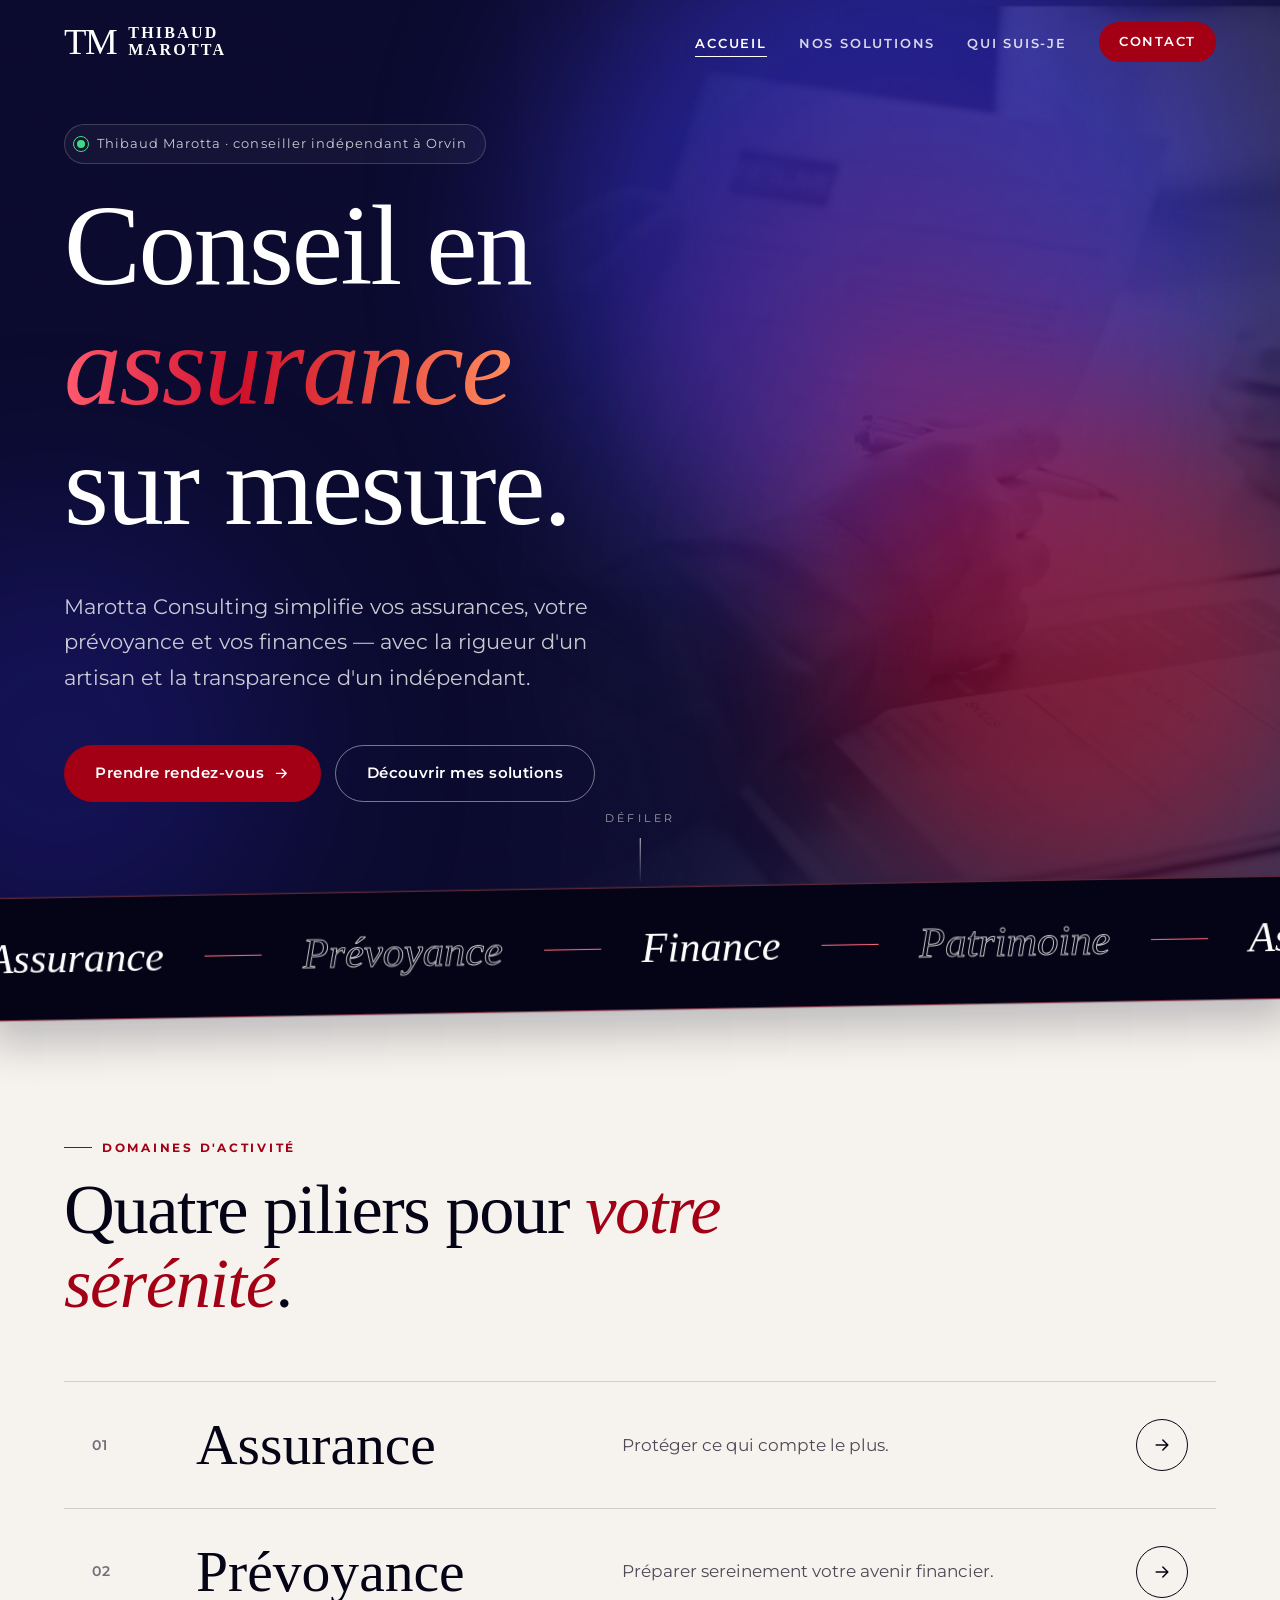
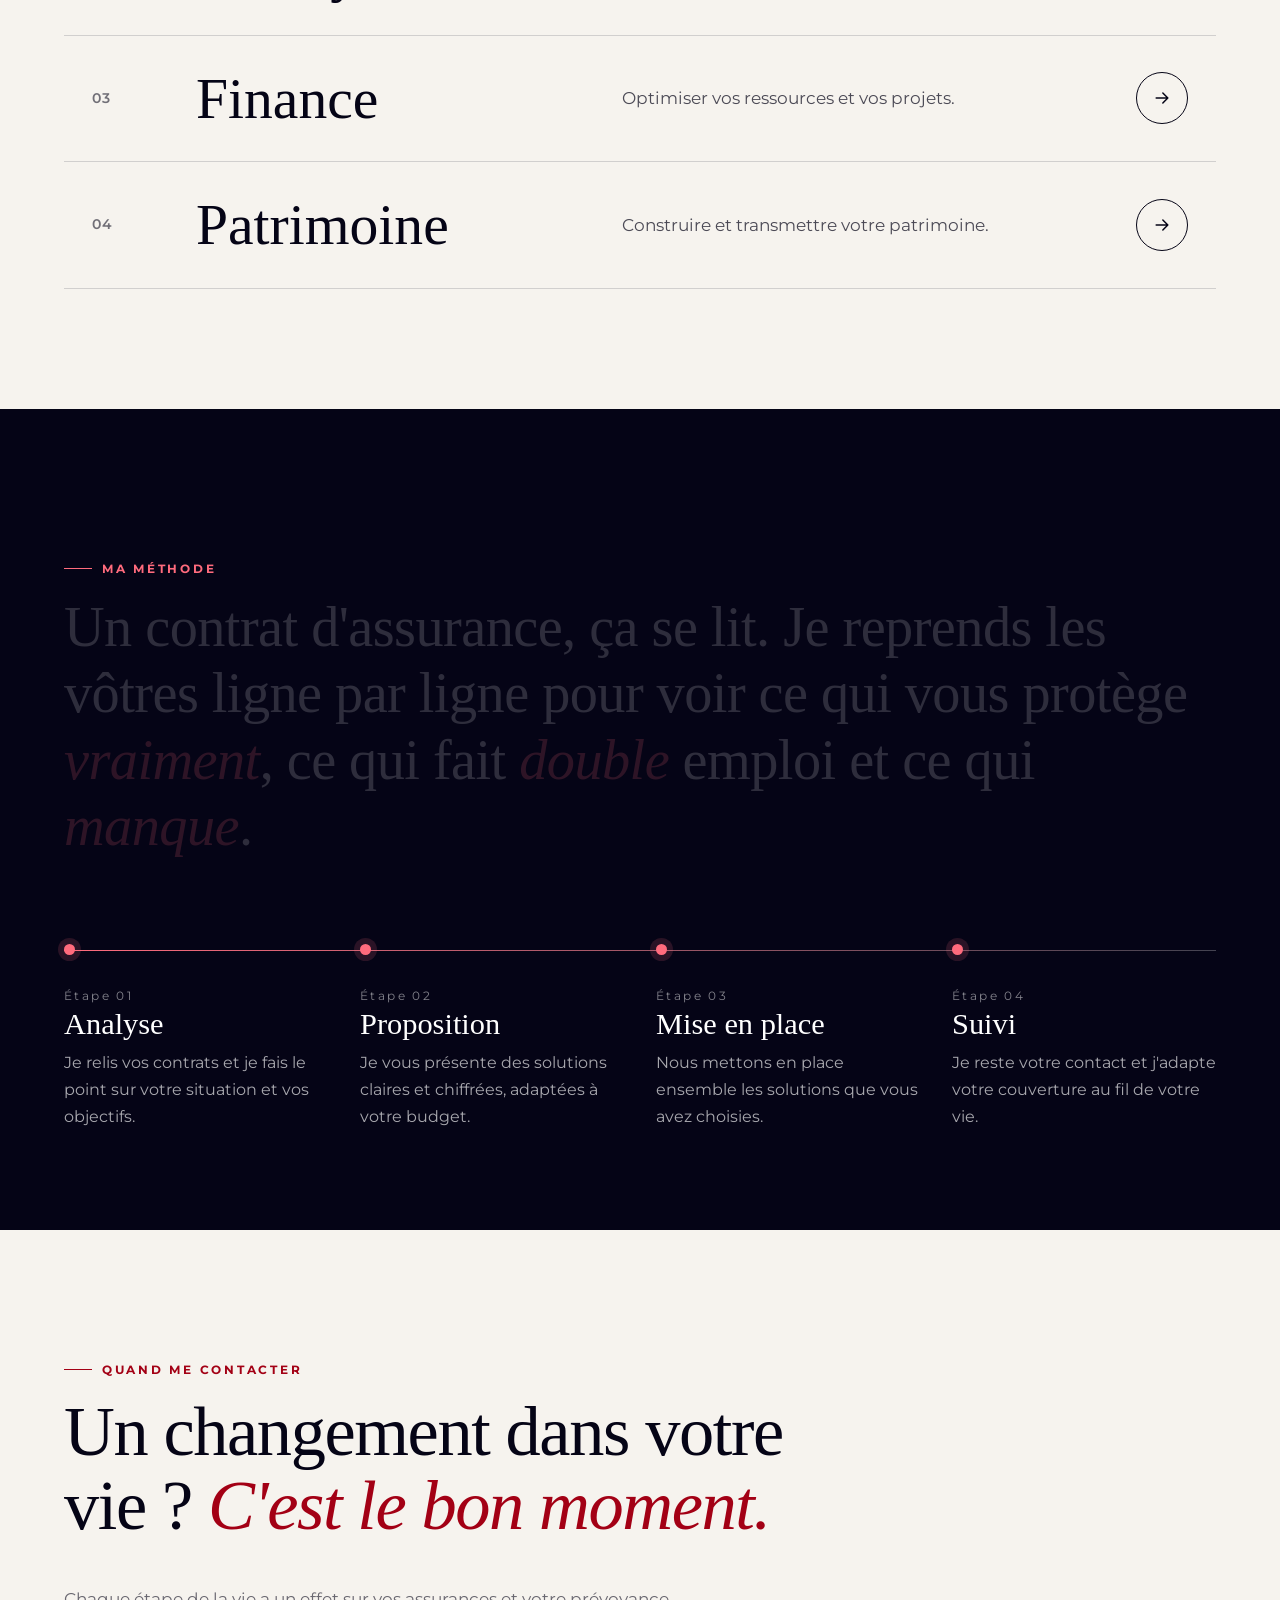
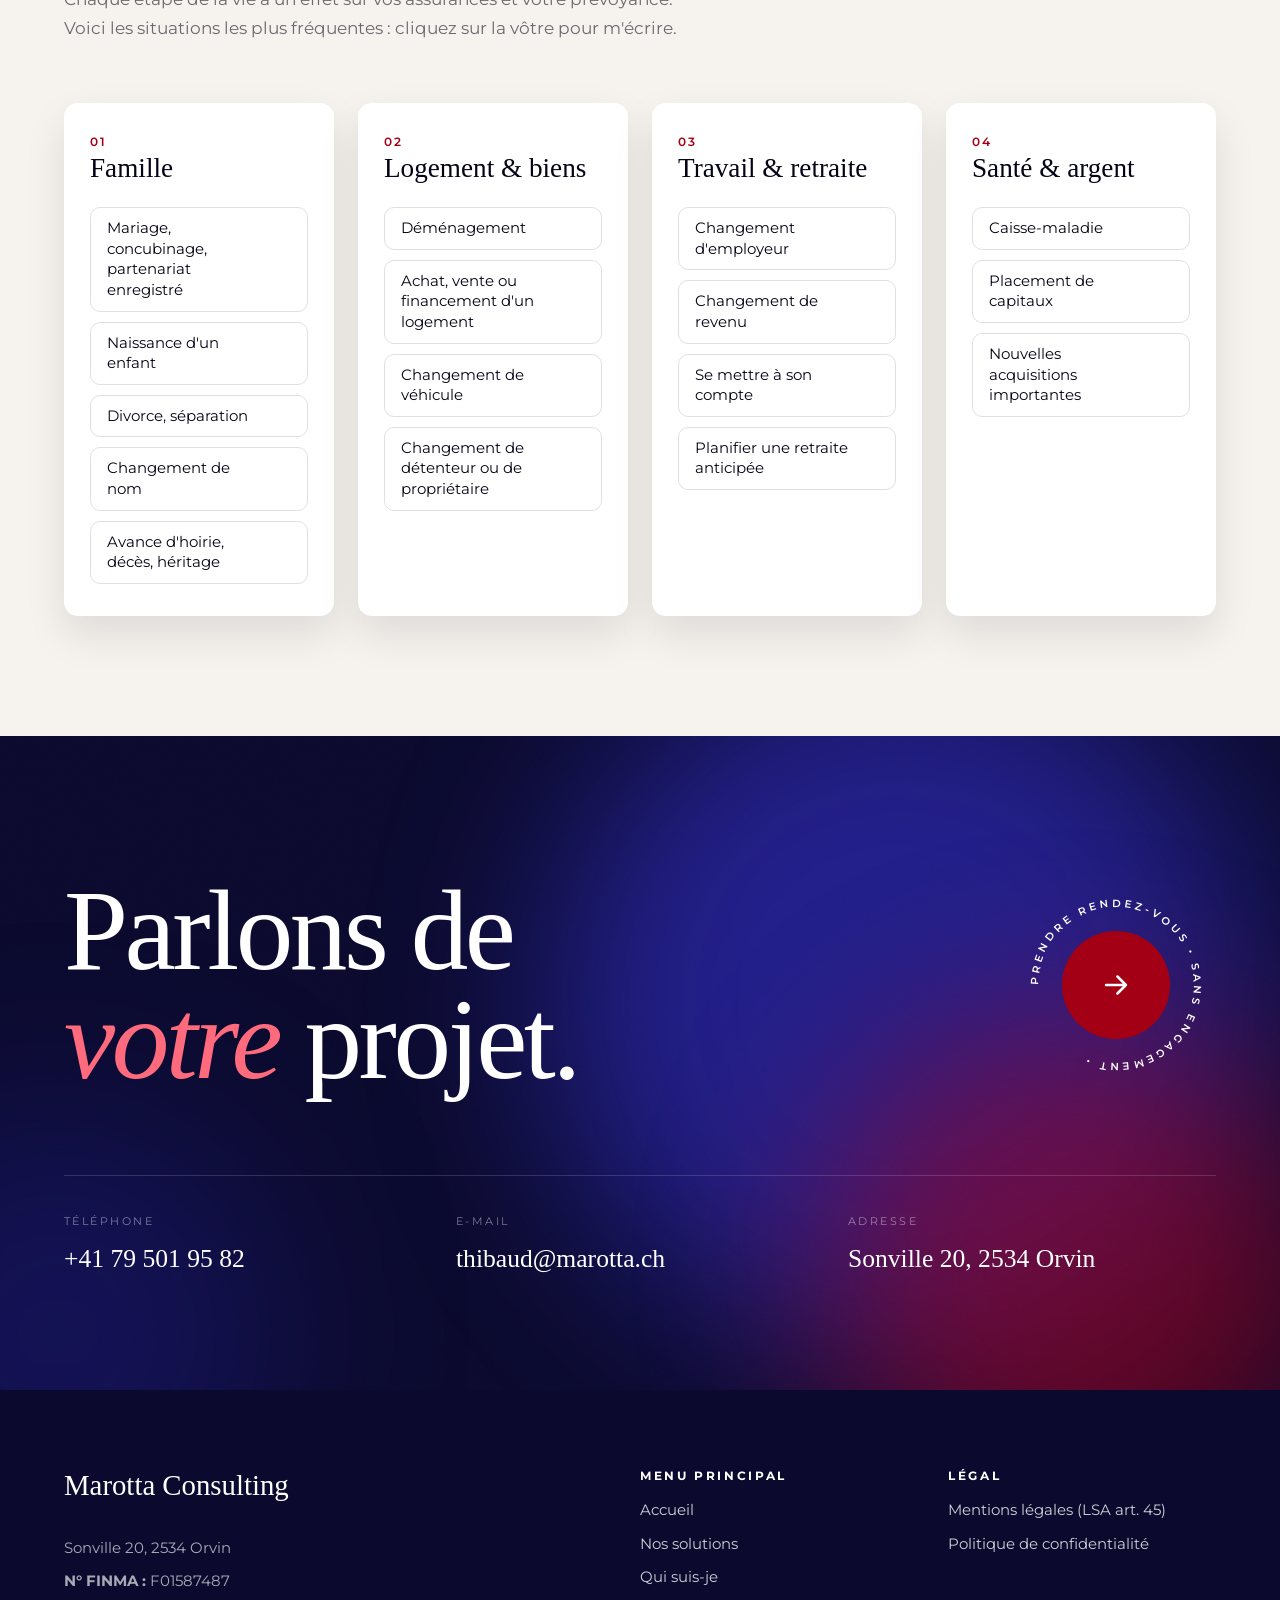
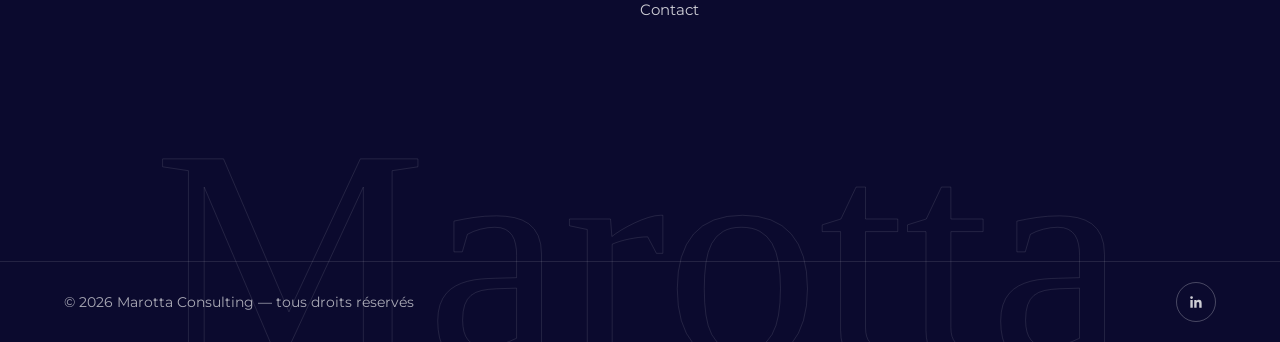
<file: index.html>
<!DOCTYPE html>
<html lang="fr-CH">
<head>
  <meta charset="utf-8">
  <meta name="viewport" content="width=device-width, initial-scale=1">
  <title>Thibaud Marotta | Conseil en assurance, prévoyance &amp; finance – Orvin</title>
  <meta name="description" content="Thibaud Marotta (Marotta Consulting), conseiller indépendant en assurance, prévoyance et finance à Orvin, près de Bienne. Premier rendez-vous sans engagement.">
  <link rel="canonical" href="https://marotta.ch/">
  <meta property="og:site_name" content="Marotta Consulting">
  <meta property="og:locale" content="fr_CH">
  <meta property="og:url" content="https://marotta.ch/">
  <meta property="og:title" content="Thibaud Marotta | Conseil en assurance, prévoyance & finance">
  <meta property="og:description" content="Conseiller indépendant en assurance, prévoyance et finance à Orvin, près de Bienne.">
  <meta property="og:image" content="https://marotta.ch/images/hero.png">
  <meta property="og:type" content="website">
  <meta name="twitter:card" content="summary_large_image">
  <script type="application/ld+json">
  {
    "@context": "https://schema.org",
    "@graph": [
      {
        "@type": "InsuranceAgency",
        "@id": "https://marotta.ch/#entreprise",
        "name": "Marotta Consulting",
        "alternateName": "Thibaud Marotta",
        "url": "https://marotta.ch/",
        "description": "Conseil indépendant en assurance, prévoyance, finance et patrimoine pour particuliers et entreprises.",
        "image": "https://marotta.ch/images/portrait.webp",
        "telephone": "+41795019582",
        "email": "thibaud@marotta.ch",
        "address": {
          "@type": "PostalAddress",
          "streetAddress": "Sonville 20",
          "postalCode": "2534",
          "addressLocality": "Orvin",
          "addressRegion": "BE",
          "addressCountry": "CH"
        },
        "founder": { "@id": "https://marotta.ch/#thibaud" },
        "knowsAbout": ["Assurance", "Prévoyance", "Finance", "Patrimoine"],
        "sameAs": ["https://www.linkedin.com/in/thibaud-marotta-7232b728a"]
      },
      {
        "@type": "Person",
        "@id": "https://marotta.ch/#thibaud",
        "name": "Thibaud Marotta",
        "jobTitle": "Intermédiaire en assurance et prévoyance",
        "image": "https://marotta.ch/images/portrait.webp",
        "url": "https://marotta.ch/qui-suis-je",
        "worksFor": { "@id": "https://marotta.ch/#entreprise" },
        "sameAs": ["https://www.linkedin.com/in/thibaud-marotta-7232b728a"]
      },
      {
        "@type": "WebSite",
        "@id": "https://marotta.ch/#site",
        "url": "https://marotta.ch/",
        "name": "Marotta Consulting",
        "inLanguage": "fr-CH",
        "publisher": { "@id": "https://marotta.ch/#entreprise" }
      }
    ]
  }
  </script>
  <meta name="theme-color" content="#0b0a2e">
  <link rel="icon" href="images/favicon.svg" type="image/svg+xml">
  <link rel="preconnect" href="https://fonts.bunny.net">
  <link rel="stylesheet" href="https://fonts.bunny.net/css?family=montserrat:400,500,600,700&display=swap">
  <link rel="stylesheet" href="css/style.css?v=8">
  <script>
    // Active les animations ; l'écran d'intro n'est montré qu'une fois par visite
    document.documentElement.classList.add("js");
    try { if (sessionStorage.getItem("intro-vue")) document.documentElement.classList.add("skip-intro"); } catch (e) {}
  </script>
</head>
<body>

  <div class="preloader" aria-hidden="true">
    <svg viewBox="0 0 120 70">
      <path d="M4 8 H56 M30 8 V64 M66 64 V8 L88 42 L110 8 V64"/>
    </svg>
    <span class="preloader-name">Thibaud Marotta</span>
  </div>

  <header class="site-header">
    <div class="container">
      <a class="logo" href="index.html" aria-label="Thibaud Marotta — accueil">
        <span class="logo-mark" aria-hidden="true">TM</span>
        <span class="logo-name">Thibaud<br>Marotta</span>
      </a>
      <button class="nav-toggle" type="button" aria-controls="main-nav" aria-expanded="false">
        <span class="visually-hidden">Ouvrir le menu</span>
        <svg viewBox="0 0 24 24" fill="none" stroke="currentColor" stroke-width="2" stroke-linecap="round" aria-hidden="true"><path d="M4 7h16M4 12h16M4 17h16"/></svg>
      </button>
      <nav class="main-nav" id="main-nav" aria-label="Menu principal">
        <ul>
          <li><a href="index.html" aria-current="page">Accueil</a></li>
          <li><a href="nos-solutions.html">Nos solutions</a></li>
          <li><a href="qui-suis-je.html">Qui suis-je</a></li>
          <li><a class="btn btn-primary" href="contact.html">Contact</a></li>
        </ul>
      </nav>
    </div>
  </header>

  <main>
    <section class="hero">
      <div class="aurora" aria-hidden="true"><span></span><span></span><span></span></div>
      <div class="hero-photo" aria-hidden="true"></div>
      <div class="container">
        <p class="hero-eyebrow"><span class="pulse" aria-hidden="true"></span> Thibaud Marotta · conseiller indépendant à Orvin</p>
        <h1 class="hero-title">
          <span class="line"><span>Conseil en</span></span>
          <span class="line"><span class="rotator" data-words="assurance,prévoyance,finance,patrimoine"><em>assurance</em></span></span>
          <span class="line"><span>sur mesure.</span></span>
        </h1>
        <p class="hero-lead">Marotta Consulting simplifie vos assurances, votre prévoyance et vos finances — avec la rigueur d'un artisan et la transparence d'un indépendant.</p>
        <div class="hero-actions">
          <a class="btn btn-primary" href="contact.html">
            Prendre rendez-vous
            <svg viewBox="0 0 24 24" fill="none" stroke="currentColor" stroke-width="2" stroke-linecap="round" stroke-linejoin="round" aria-hidden="true"><path d="M5 12h14M13 6l6 6-6 6"/></svg>
          </a>
          <a class="btn btn-outline" href="nos-solutions.html">Découvrir mes solutions</a>
        </div>
      </div>
      <a class="scroll-cue" href="#domaines">Défiler</a>
    </section>

    <div class="marquee" aria-hidden="true">
      <div class="marquee-track">
        <span>Assurance</span><span>Prévoyance</span><span>Finance</span><span>Patrimoine</span>
        <span>Assurance</span><span>Prévoyance</span><span>Finance</span><span>Patrimoine</span>
        <span>Assurance</span><span>Prévoyance</span><span>Finance</span><span>Patrimoine</span>
        <span>Assurance</span><span>Prévoyance</span><span>Finance</span><span>Patrimoine</span>
      </div>
    </div>

    <section class="section" id="domaines">
      <div class="container">
        <div class="section-head" data-reveal>
          <p class="kicker">Domaines d'activité</p>
          <h2 class="big-title">Quatre piliers pour <em>votre sérénité</em>.</h2>
        </div>
        <ul class="pillars">
          <li>
            <a class="pillar" href="contact.html?sujet=Assurance">
              <span class="pillar-num">01</span>
              <span class="pillar-name">Assurance</span>
              <span class="pillar-desc">Protéger ce qui compte le plus.</span>
              <span class="pillar-arrow" aria-hidden="true"><svg viewBox="0 0 24 24" fill="none" stroke="currentColor" stroke-width="1.8" stroke-linecap="round" stroke-linejoin="round"><path d="M5 12h14M13 6l6 6-6 6"/></svg></span>
            </a>
          </li>
          <li>
            <a class="pillar" href="contact.html?sujet=Prévoyance">
              <span class="pillar-num">02</span>
              <span class="pillar-name">Prévoyance</span>
              <span class="pillar-desc">Préparer sereinement votre avenir financier.</span>
              <span class="pillar-arrow" aria-hidden="true"><svg viewBox="0 0 24 24" fill="none" stroke="currentColor" stroke-width="1.8" stroke-linecap="round" stroke-linejoin="round"><path d="M5 12h14M13 6l6 6-6 6"/></svg></span>
            </a>
          </li>
          <li>
            <a class="pillar" href="contact.html?sujet=Finance">
              <span class="pillar-num">03</span>
              <span class="pillar-name">Finance</span>
              <span class="pillar-desc">Optimiser vos ressources et vos projets.</span>
              <span class="pillar-arrow" aria-hidden="true"><svg viewBox="0 0 24 24" fill="none" stroke="currentColor" stroke-width="1.8" stroke-linecap="round" stroke-linejoin="round"><path d="M5 12h14M13 6l6 6-6 6"/></svg></span>
            </a>
          </li>
          <li>
            <a class="pillar" href="contact.html?sujet=Patrimoine">
              <span class="pillar-num">04</span>
              <span class="pillar-name">Patrimoine</span>
              <span class="pillar-desc">Construire et transmettre votre patrimoine.</span>
              <span class="pillar-arrow" aria-hidden="true"><svg viewBox="0 0 24 24" fill="none" stroke="currentColor" stroke-width="1.8" stroke-linecap="round" stroke-linejoin="round"><path d="M5 12h14M13 6l6 6-6 6"/></svg></span>
            </a>
          </li>
        </ul>
      </div>
    </section>

    <section class="manifesto">
      <div class="container">
        <p class="kicker">Ma méthode</p>
        <p class="manifesto-text" data-accent="vraiment,double,manque">
          Un contrat d'assurance, ça se lit. Je reprends les vôtres ligne par ligne
          pour voir ce qui vous protège vraiment, ce qui fait double emploi et ce qui manque.
        </p>
        <ol class="steps">
          <li>
            <h3><span>Étape 01</span>Analyse</h3>
            <p>Je relis vos contrats et je fais le point sur votre situation et vos objectifs.</p>
          </li>
          <li>
            <h3><span>Étape 02</span>Proposition</h3>
            <p>Je vous présente des solutions claires et chiffrées, adaptées à votre budget.</p>
          </li>
          <li>
            <h3><span>Étape 03</span>Mise en place</h3>
            <p>Nous mettons en place ensemble les solutions que vous avez choisies.</p>
          </li>
          <li>
            <h3><span>Étape 04</span>Suivi</h3>
            <p>Je reste votre contact et j'adapte votre couverture au fil de votre vie.</p>
          </li>
        </ol>
      </div>
    </section>

    <section class="section life" id="situations">
      <div class="container">
        <div class="section-head" data-reveal>
          <p class="kicker">Quand me contacter</p>
          <h2 class="big-title">Un changement dans votre vie&nbsp;? <em>C'est le bon moment.</em></h2>
          <p class="life-intro">Chaque étape de la vie a un effet sur vos assurances et votre prévoyance. Voici les situations les plus fréquentes&nbsp;: cliquez sur la vôtre pour m'écrire.</p>
        </div>
        <div class="life-grid">
          <article class="life-group">
            <h3><span>01</span>Famille</h3>
            <ul class="chips">
              <li><a class="chip" href="contact.html?sujet=Prévoyance&amp;objet=Mariage%2C%20concubinage%20ou%20partenariat%20enregistré">Mariage, concubinage, partenariat enregistré</a></li>
              <li><a class="chip" href="contact.html?sujet=Prévoyance&amp;objet=Naissance%20d'un%20enfant">Naissance d'un enfant</a></li>
              <li><a class="chip" href="contact.html?sujet=Prévoyance&amp;objet=Divorce%20ou%20séparation">Divorce, séparation</a></li>
              <li><a class="chip" href="contact.html?sujet=Autre&amp;objet=Changement%20de%20nom">Changement de nom</a></li>
              <li><a class="chip" href="contact.html?sujet=Patrimoine&amp;objet=Avance%20d'hoirie%2C%20décès%20ou%20héritage">Avance d'hoirie, décès, héritage</a></li>
            </ul>
          </article>
          <article class="life-group">
            <h3><span>02</span>Logement &amp; biens</h3>
            <ul class="chips">
              <li><a class="chip" href="contact.html?sujet=Assurance&amp;objet=Déménagement">Déménagement</a></li>
              <li><a class="chip" href="contact.html?sujet=Finance&amp;objet=Achat%2C%20vente%20ou%20financement%20d'un%20logement">Achat, vente ou financement d'un logement</a></li>
              <li><a class="chip" href="contact.html?sujet=Assurance&amp;objet=Changement%20de%20véhicule">Changement de véhicule</a></li>
              <li><a class="chip" href="contact.html?sujet=Assurance&amp;objet=Changement%20de%20détenteur%20ou%20de%20propriétaire">Changement de détenteur ou de propriétaire</a></li>
            </ul>
          </article>
          <article class="life-group">
            <h3><span>03</span>Travail &amp; retraite</h3>
            <ul class="chips">
              <li><a class="chip" href="contact.html?sujet=Prévoyance&amp;objet=Changement%20d'employeur">Changement d'employeur</a></li>
              <li><a class="chip" href="contact.html?sujet=Prévoyance&amp;objet=Changement%20de%20revenu">Changement de revenu</a></li>
              <li><a class="chip" href="contact.html?sujet=Prévoyance&amp;objet=Se%20mettre%20à%20son%20compte">Se mettre à son compte</a></li>
              <li><a class="chip" href="contact.html?sujet=Prévoyance&amp;objet=Retraite%20anticipée">Planifier une retraite anticipée</a></li>
            </ul>
          </article>
          <article class="life-group">
            <h3><span>04</span>Santé &amp; argent</h3>
            <ul class="chips">
              <li><a class="chip" href="contact.html?sujet=Assurance&amp;objet=Caisse-maladie">Caisse-maladie</a></li>
              <li><a class="chip" href="contact.html?sujet=Finance&amp;objet=Placement%20de%20capitaux">Placement de capitaux</a></li>
              <li><a class="chip" href="contact.html?sujet=Assurance&amp;objet=Nouvelles%20acquisitions%20importantes">Nouvelles acquisitions importantes</a></li>
            </ul>
          </article>
        </div>
      </div>
    </section>

    <section class="cta-xl">
      <div class="aurora" aria-hidden="true"><span></span><span></span><span></span></div>
      <div class="container">
        <div class="cta-xl-inner">
          <h2 data-reveal>Parlons de<br><em>votre</em> projet.</h2>
          <a class="badge" href="contact.html" aria-label="Prendre rendez-vous, sans engagement">
            <svg class="badge-ring" viewBox="0 0 200 200" aria-hidden="true">
              <defs><path id="badge-circle" d="M100,100 m-78,0 a78,78 0 1,1 156,0 a78,78 0 1,1 -156,0"/></defs>
              <text><textPath href="#badge-circle">Prendre rendez-vous • sans engagement •</textPath></text>
            </svg>
            <span class="badge-core" aria-hidden="true">
              <svg viewBox="0 0 24 24" fill="none" stroke="currentColor" stroke-width="1.8" stroke-linecap="round" stroke-linejoin="round"><path d="M5 12h14M13 6l6 6-6 6"/></svg>
            </span>
          </a>
        </div>
        <div class="cta-contacts">
          <div><small>Téléphone</small><a href="tel:+41795019582">+41 79 501 95 82</a></div>
          <div><small>E-mail</small><a href="mailto:thibaud@marotta.ch">thibaud@marotta.ch</a></div>
          <div><small>Adresse</small><span>Sonville 20, 2534 Orvin</span></div>
        </div>
      </div>
    </section>
  </main>

  <footer class="site-footer">
    <div class="container footer-grid">
      <div>
        <h2>Marotta Consulting</h2>
        <p>Sonville 20, 2534 Orvin</p>
        <p><strong>N° FINMA :</strong> F01587487</p>
      </div>
      <nav aria-label="Menu du pied de page">
        <h2>Menu principal</h2>
        <ul>
          <li><a href="index.html">Accueil</a></li>
          <li><a href="nos-solutions.html">Nos solutions</a></li>
          <li><a href="qui-suis-je.html">Qui suis-je</a></li>
          <li><a href="contact.html">Contact</a></li>
        </ul>
      </nav>
      <div>
        <h2>Légal</h2>
        <ul>
          <li><a href="documents/lsa_art45.pdf" target="_blank" rel="noopener">Mentions légales (LSA art. 45)</a></li>
          <li><a href="politique-de-confidentialite.html">Politique de confidentialité</a></li>
        </ul>
      </div>
    </div>
    <div class="footer-bottom">
      <div class="container">
        <p>© <span data-year>2026</span> Marotta Consulting — tous droits réservés</p>
        <a class="social" href="https://www.linkedin.com/in/thibaud-marotta-7232b728a" target="_blank" rel="noopener" aria-label="LinkedIn de Thibaud Marotta">
          <svg viewBox="0 0 24 24" fill="currentColor" aria-hidden="true"><path d="M20.45 20.45h-3.56v-5.57c0-1.33-.02-3.04-1.85-3.04-1.85 0-2.14 1.45-2.14 2.94v5.67H9.35V9h3.41v1.56h.05c.48-.9 1.64-1.85 3.37-1.85 3.6 0 4.27 2.37 4.27 5.46v6.28zM5.34 7.43a2.06 2.06 0 1 1 0-4.13 2.06 2.06 0 0 1 0 4.13zM7.12 20.45H3.56V9h3.56v11.45z"/></svg>
        </a>
      </div>
    </div>
  </footer>

  <script src="js/main.js?v=8"></script>
</body>
</html>
</file>
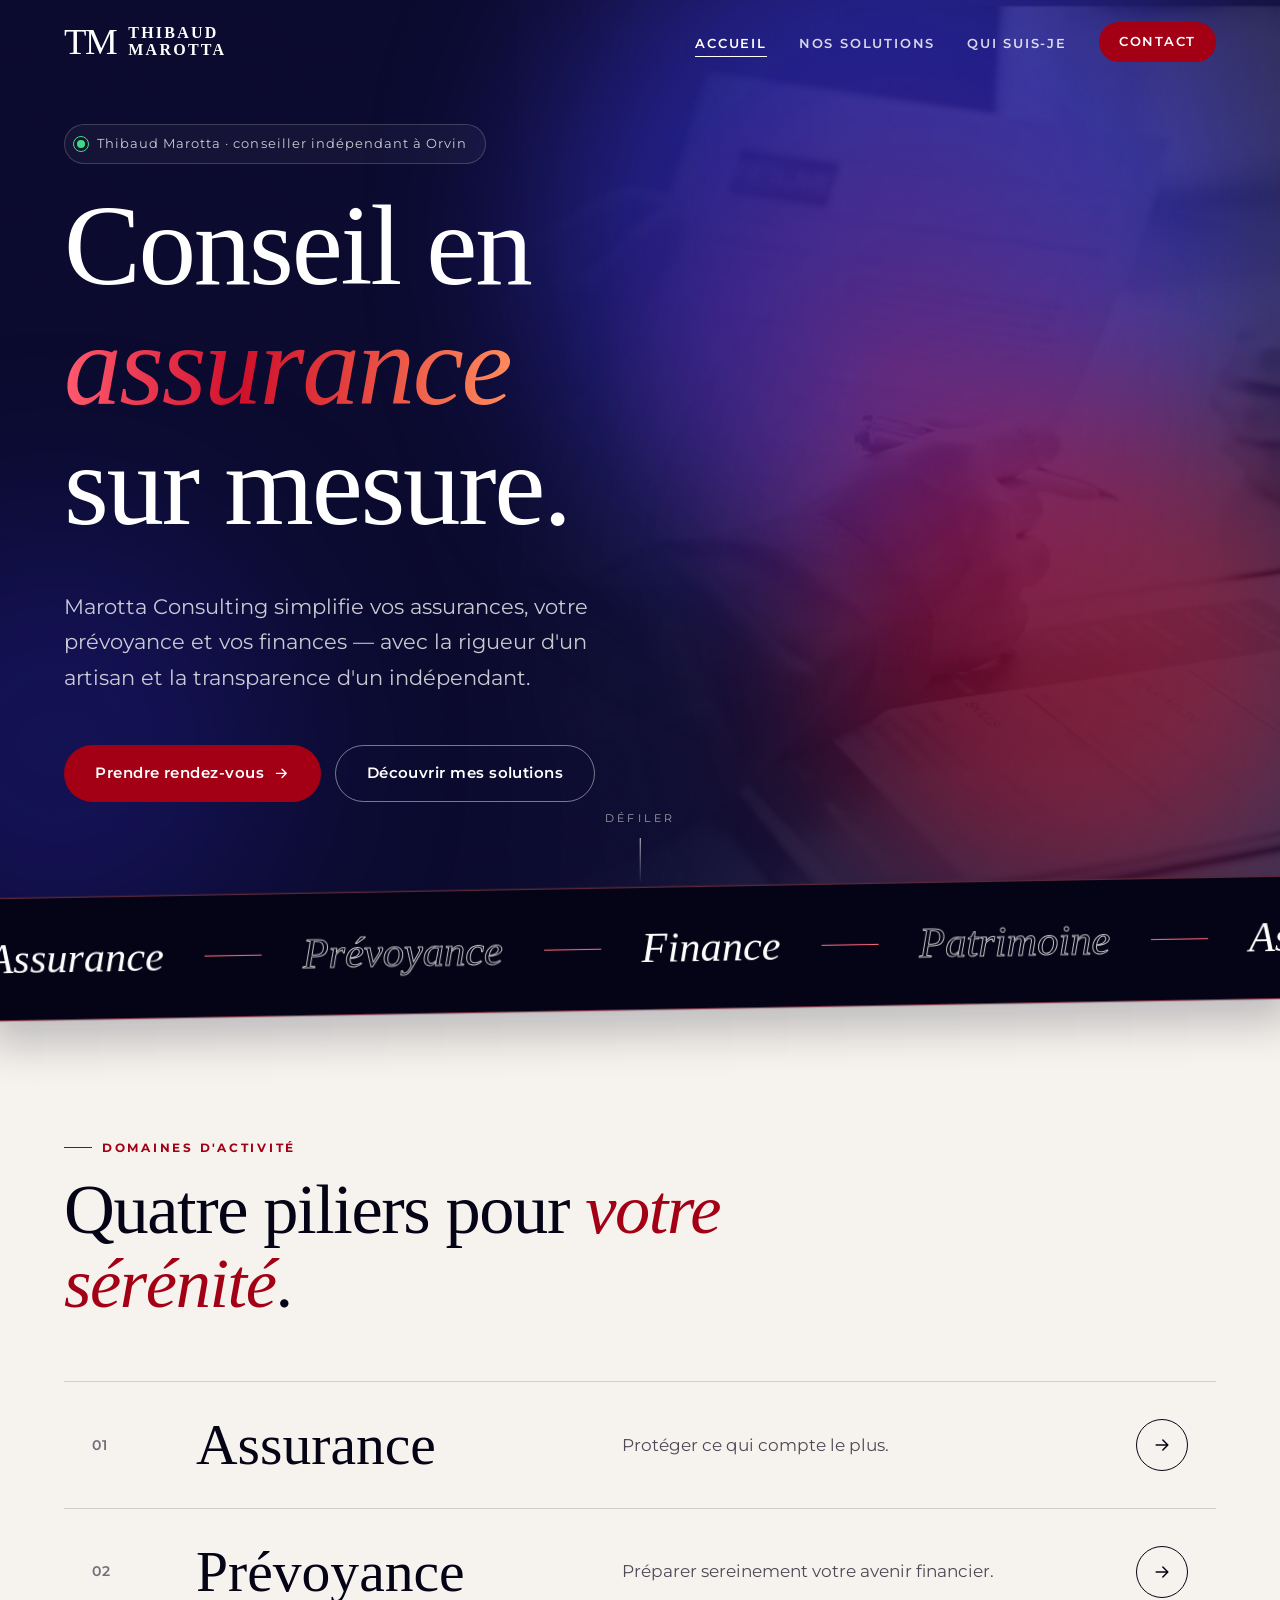
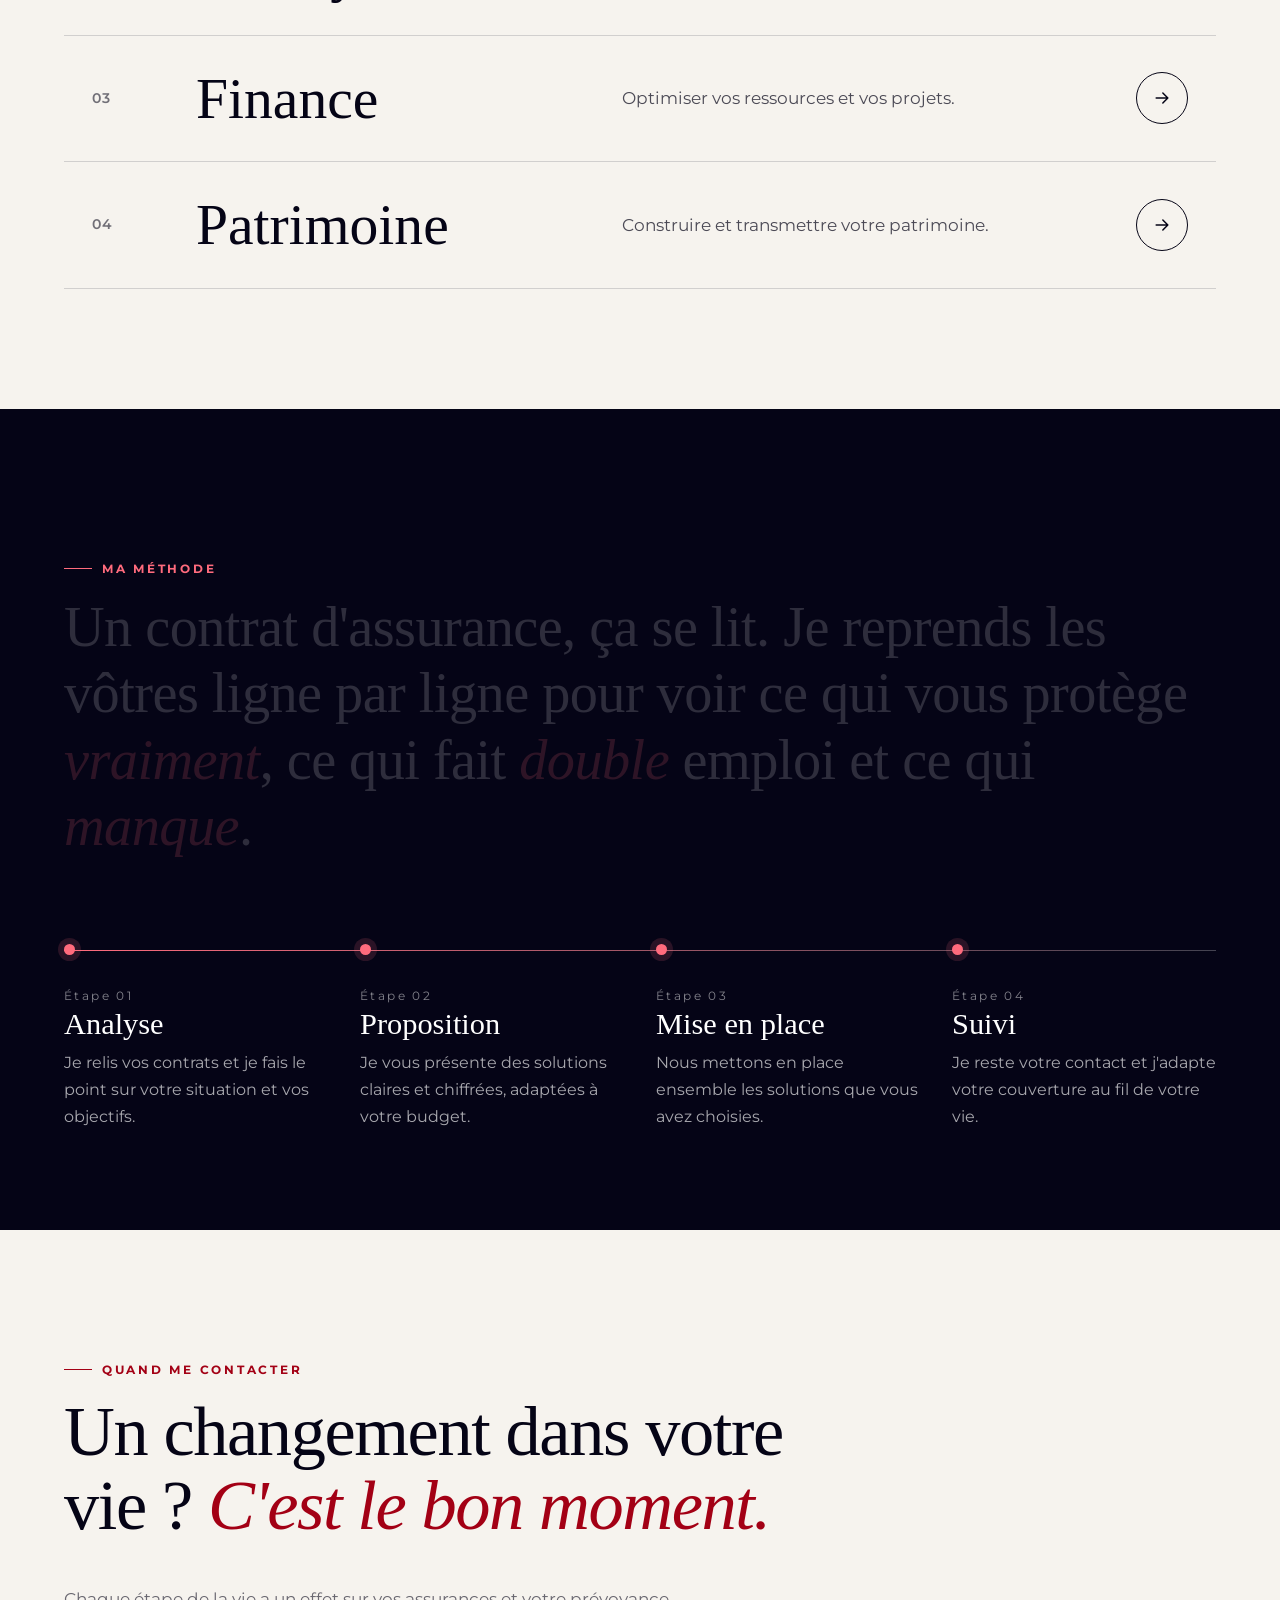
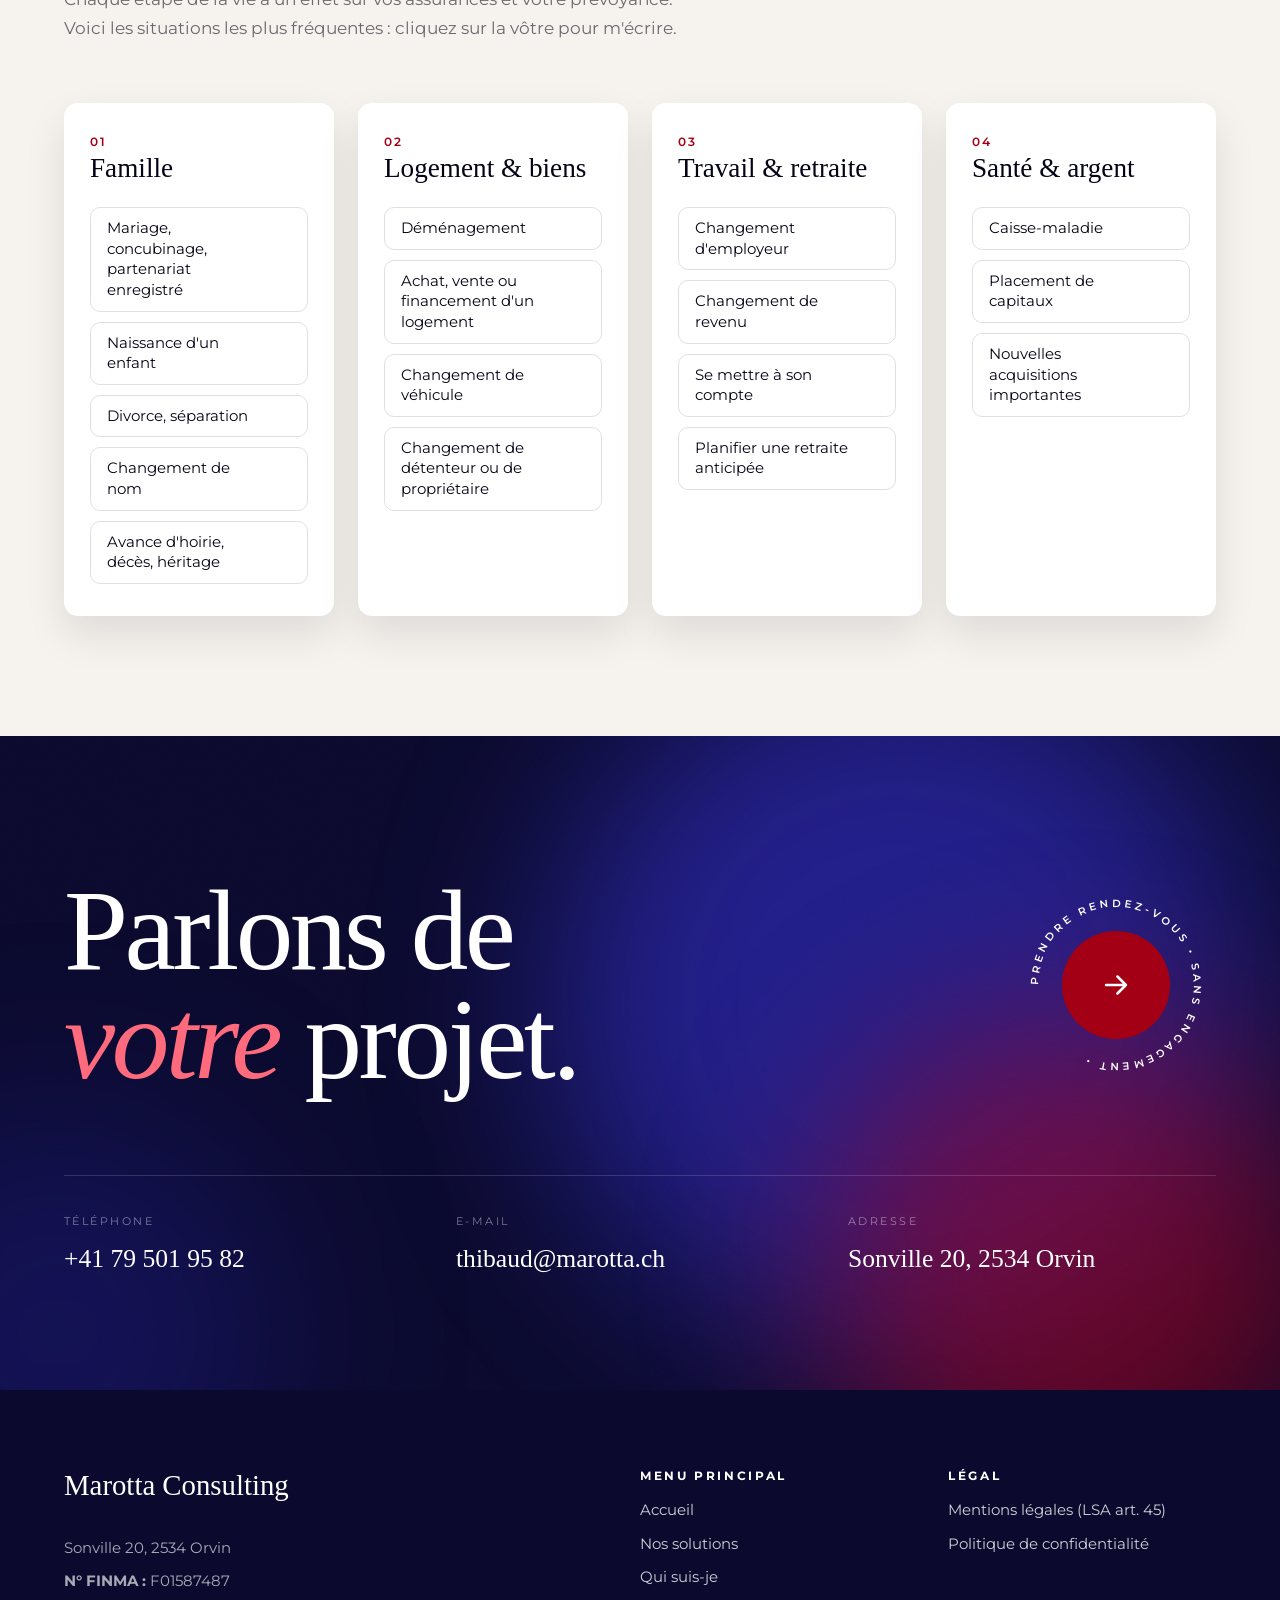
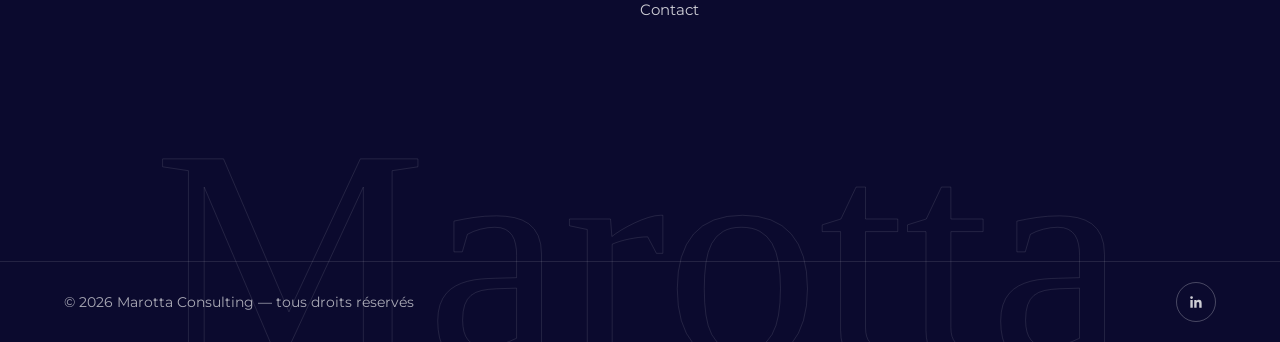
<file: qr/index.html>
<!doctype html>
<html lang="fr-CH">
<head>
  <meta charset="utf-8">
  <meta name="viewport" content="width=device-width, initial-scale=1">
  <meta name="robots" content="noindex">
  <title>Thibaud Marotta</title>
  <!--
    PAGE DU QR CODE (marotta.ch/qr/)
    Le QR code imprimé sur les enveloppes pointe toujours ici.
    Pour changer la destination, remplacer l'adresse aux DEUX endroits marqués « DESTINATION » ci-dessous.
  -->
  <meta http-equiv="refresh" content="0; url=/#situations"><!-- DESTINATION -->
  <link rel="icon" href="/images/favicon.svg" type="image/svg+xml">
  <script>location.replace("/#situations");</script><!-- DESTINATION -->
</head>
<body>
  <p><a href="/#situations">Continuer vers marotta.ch</a></p>
</body>
</html>
</file>
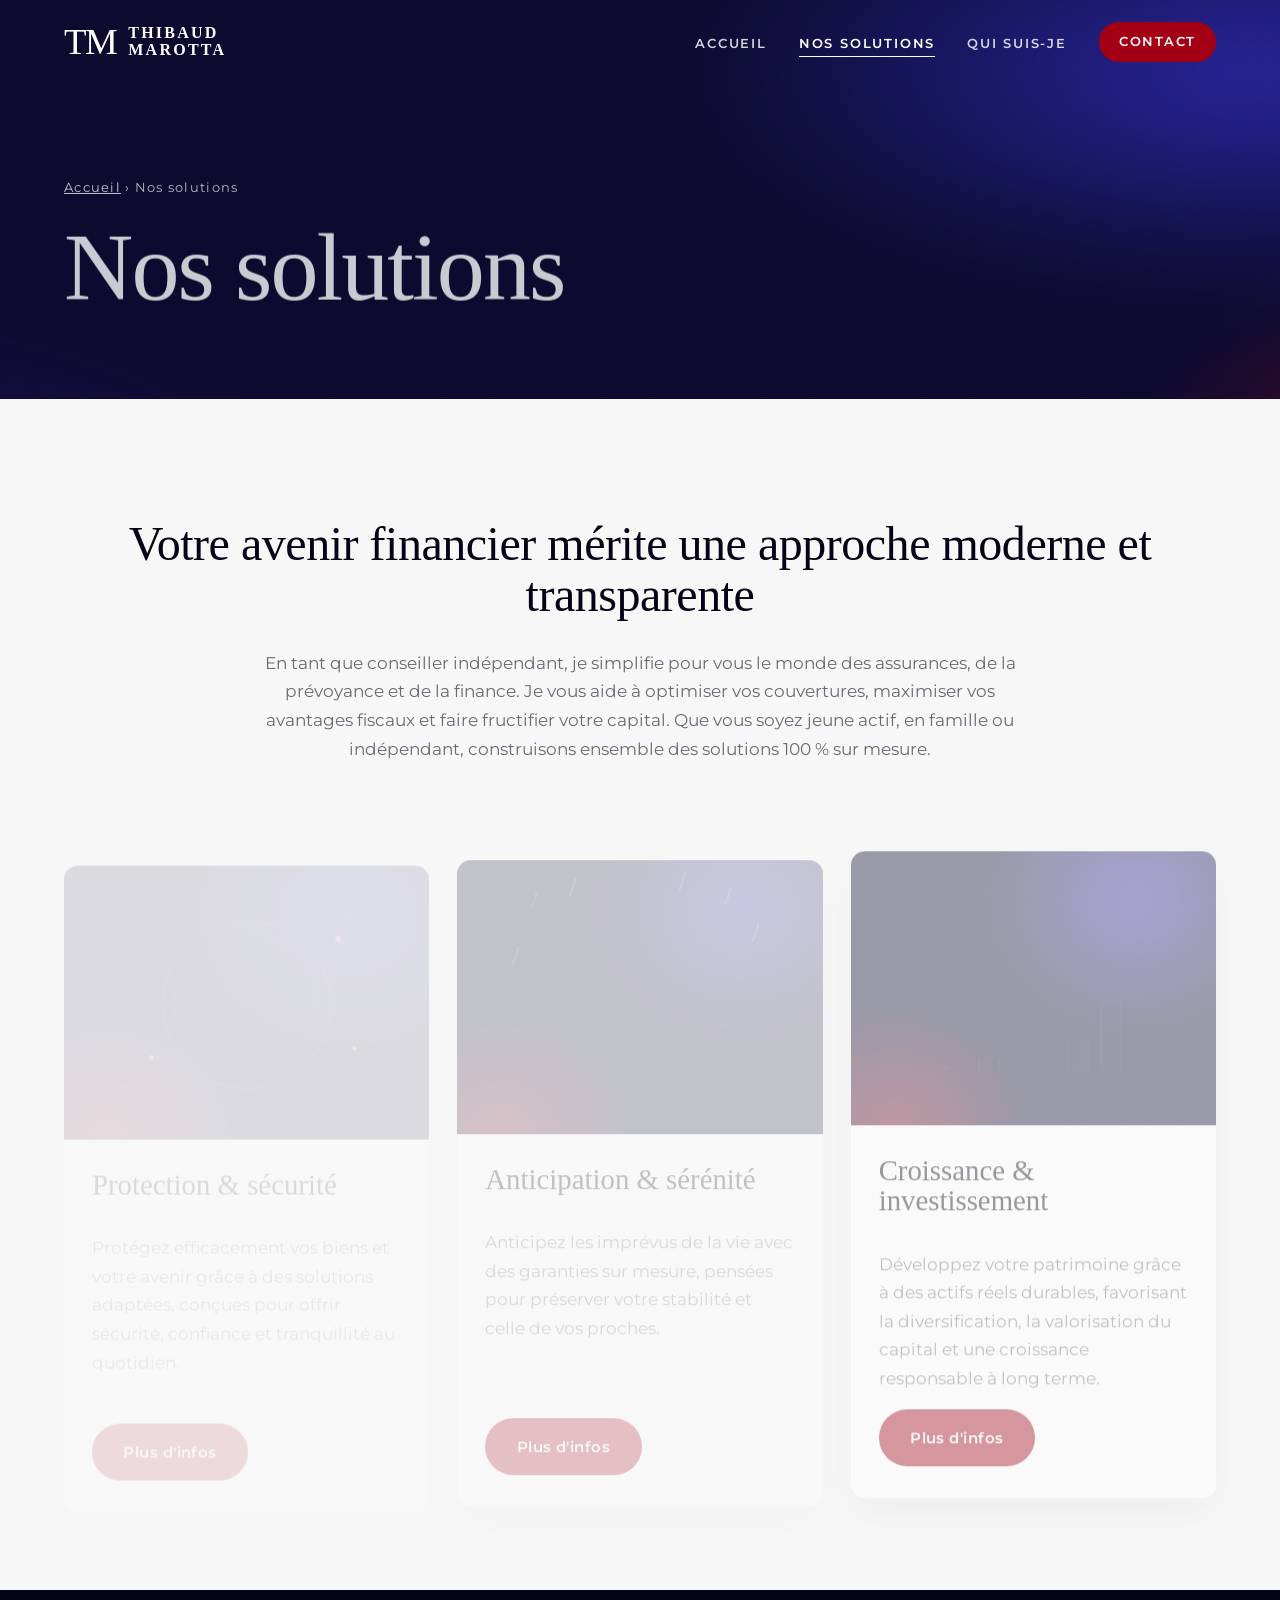
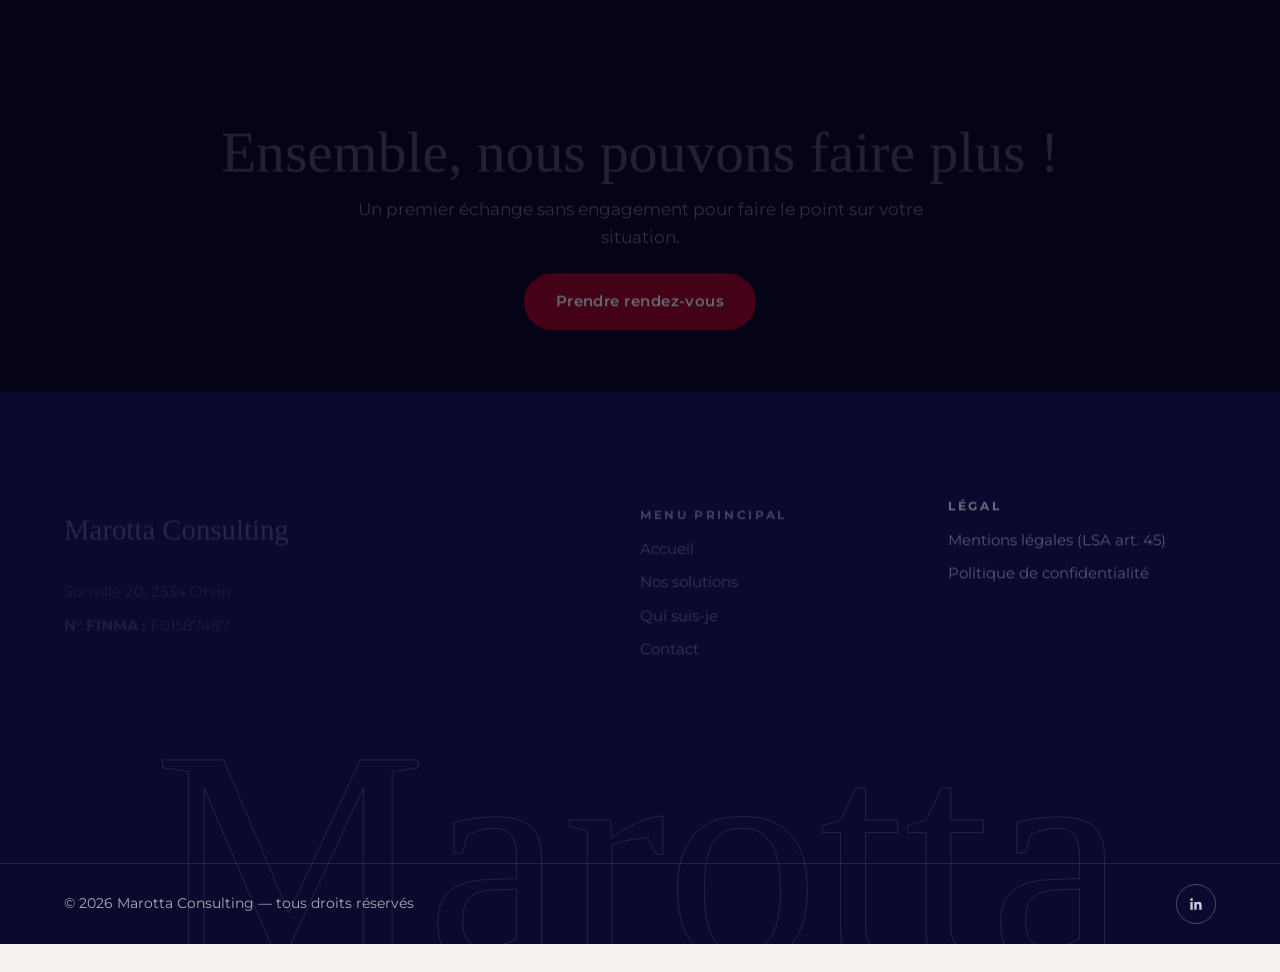
<file: nos-services.html>
<!DOCTYPE html>
<html lang="fr-CH">
<head>
  <meta charset="utf-8">
  <title>Nos solutions — Marotta Consulting</title>
  <!-- Ancienne adresse du site Site Creator : redirige vers la nouvelle page -->
  <meta http-equiv="refresh" content="0; url=nos-solutions.html">
  <link rel="canonical" href="https://marotta.ch/nos-solutions">
  <meta name="robots" content="noindex">
</head>
<body>
  <p>Cette page a été déplacée : <a href="nos-solutions.html">Nos solutions</a>.</p>
</body>
</html>
</file>
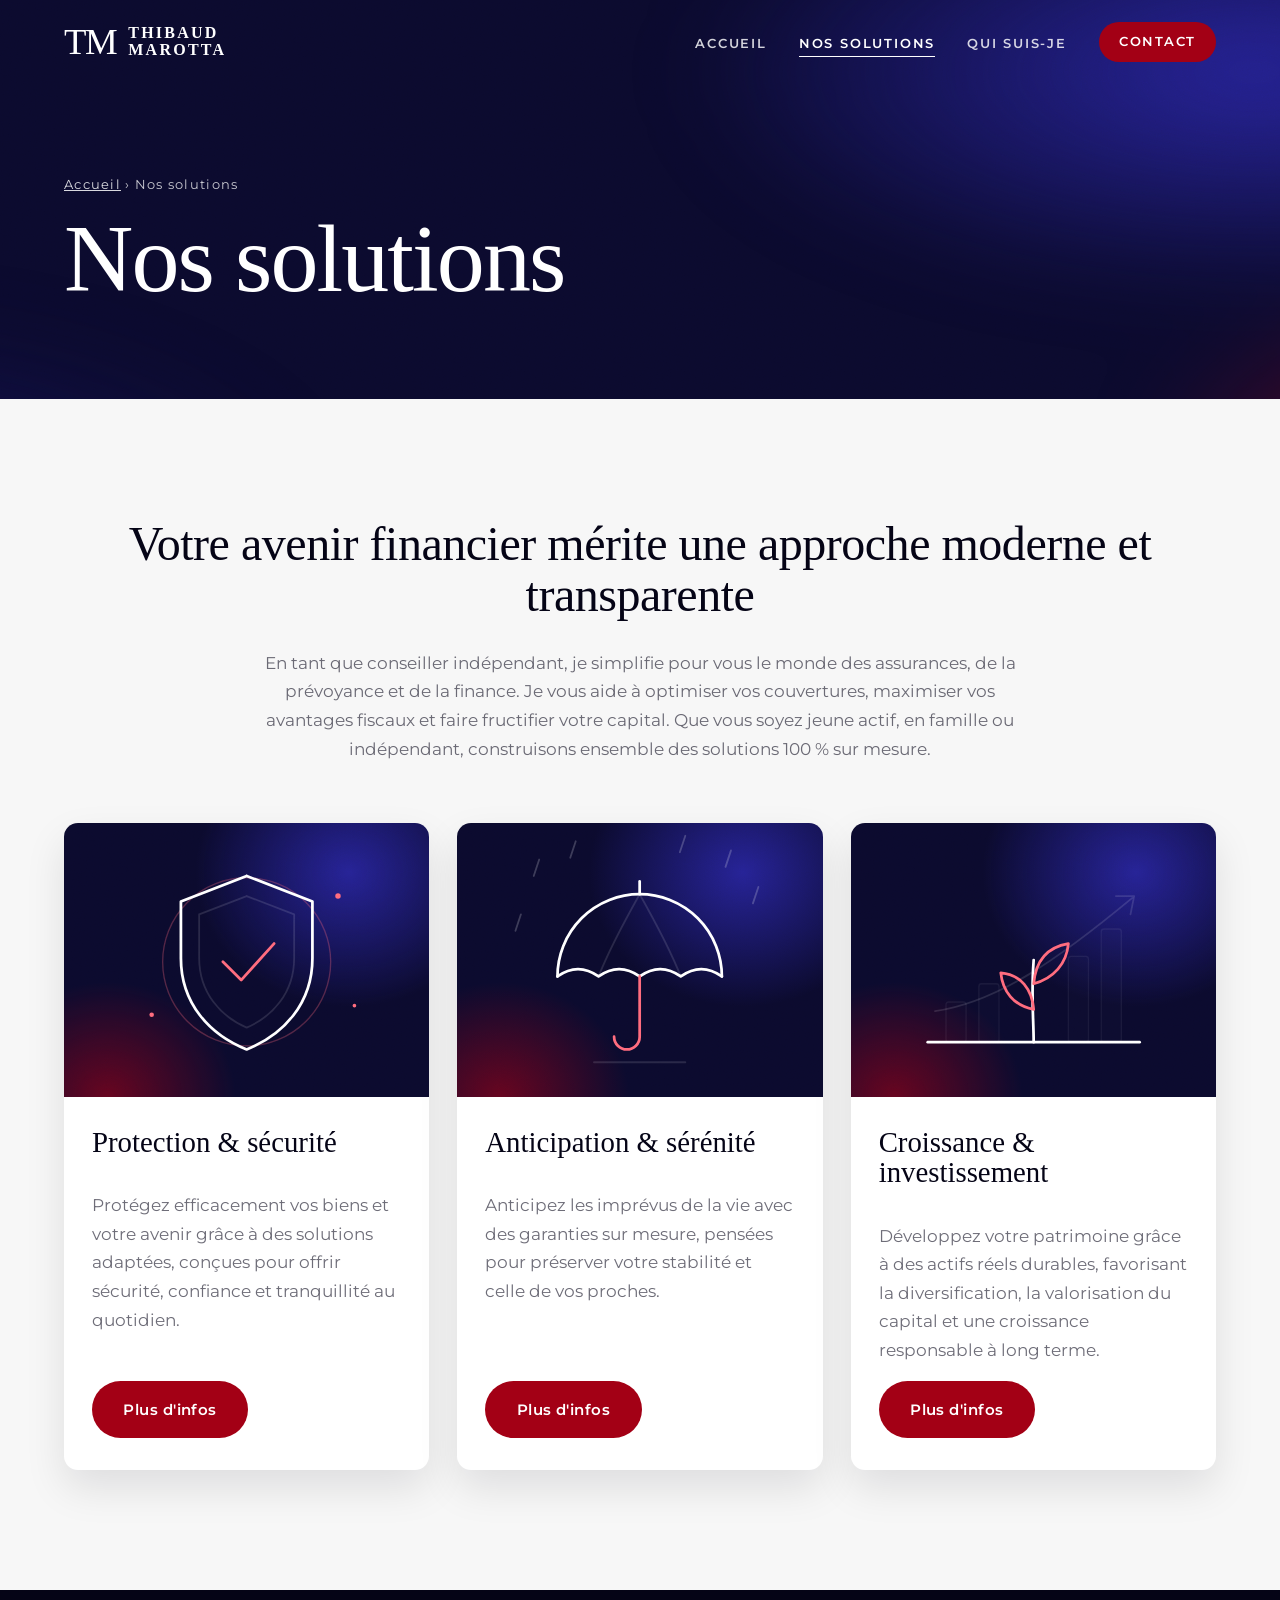
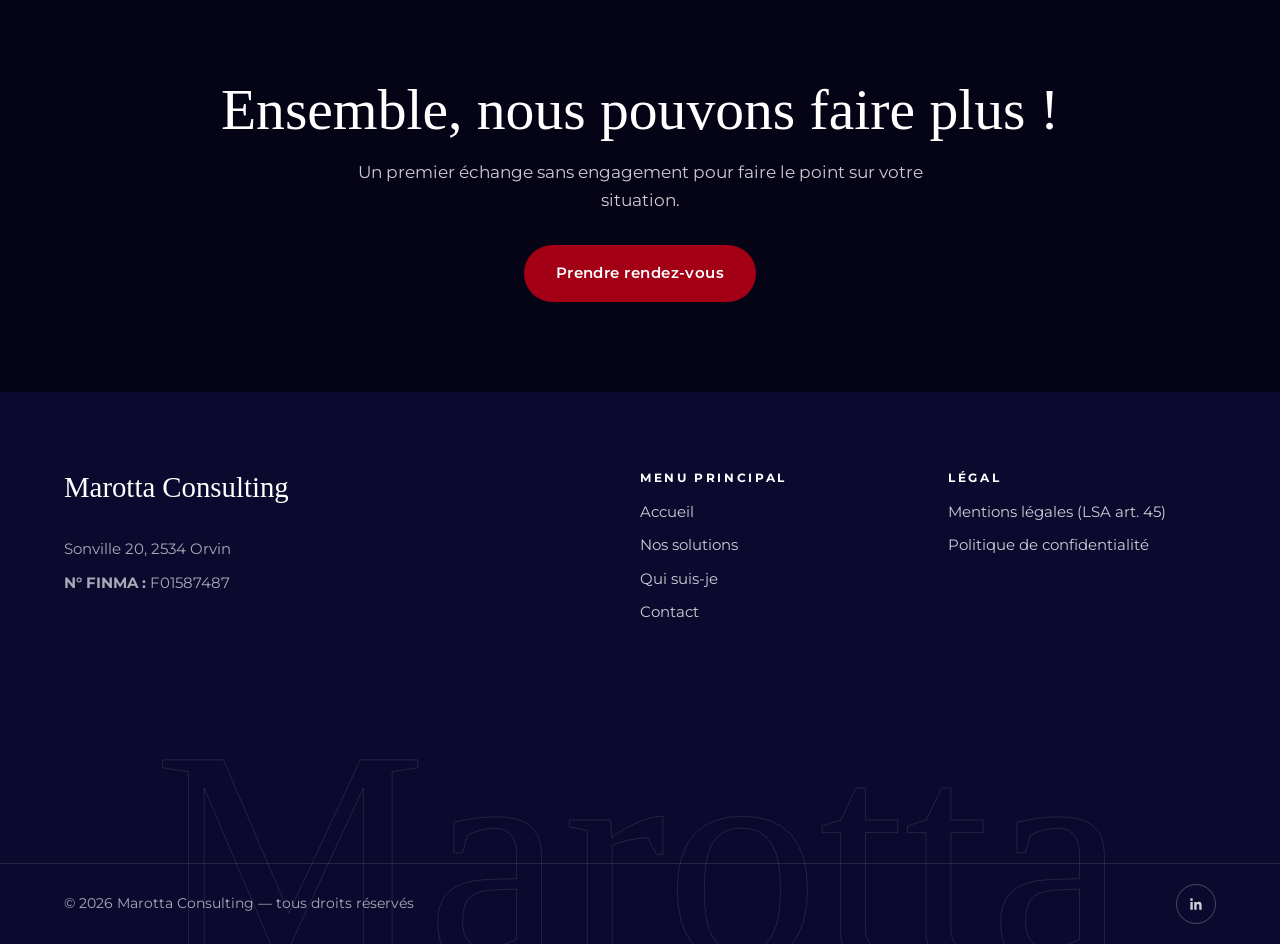
<file: nos-solutions.html>
<!DOCTYPE html>
<html lang="fr-CH">
<head>
  <meta charset="utf-8">
  <meta name="viewport" content="width=device-width, initial-scale=1">
  <title>Nos solutions | Assurance, prévoyance &amp; finance – Thibaud Marotta</title>
  <meta name="description" content="Profitez d'un conseil indépendant en assurance, prévoyance et finance : protection, anticipation et croissance de votre patrimoine, avec des solutions sur mesure.">
  <link rel="canonical" href="https://marotta.ch/nos-solutions">
<meta property="og:site_name" content="Marotta Consulting">  <meta property="og:locale" content="fr_CH">  <meta property="og:url" content="https://marotta.ch/nos-solutions">  <meta property="og:title" content="Nos solutions | Thibaud Marotta, Marotta Consulting">  <meta property="og:description" content="Protection, prévoyance et croissance de votre patrimoine : des solutions sur mesure, par un conseiller indépendant.">  <meta property="og:image" content="https://marotta.ch/images/hero.png">  <meta property="og:type" content="website">  <meta name="twitter:card" content="summary_large_image">
  <link rel="icon" href="images/favicon.svg" type="image/svg+xml">
  <link rel="preconnect" href="https://fonts.bunny.net">
  <link rel="stylesheet" href="https://fonts.bunny.net/css?family=montserrat:400,500,600,700&display=swap">
  <link rel="stylesheet" href="css/style.css?v=8">
</head>
<body class="page-inner">

  <header class="site-header">
    <div class="container">
      <a class="logo" href="index.html" aria-label="Thibaud Marotta — accueil">
        <span class="logo-mark" aria-hidden="true">TM</span>
        <span class="logo-name">Thibaud<br>Marotta</span>
      </a>
      <button class="nav-toggle" type="button" aria-controls="main-nav" aria-expanded="false">
        <span class="visually-hidden">Ouvrir le menu</span>
        <svg viewBox="0 0 24 24" fill="none" stroke="currentColor" stroke-width="2" stroke-linecap="round" aria-hidden="true"><path d="M4 7h16M4 12h16M4 17h16"/></svg>
      </button>
      <nav class="main-nav" id="main-nav" aria-label="Menu principal">
        <ul>
          <li><a href="index.html">Accueil</a></li>
          <li><a href="nos-solutions.html" aria-current="page">Nos solutions</a></li>
          <li><a href="qui-suis-je.html">Qui suis-je</a></li>
          <li><a class="btn btn-primary" href="contact.html">Contact</a></li>
        </ul>
      </nav>
    </div>
  </header>

  <main>
    <section class="page-hero">
      <div class="container">
        <p class="breadcrumb"><a href="index.html">Accueil</a> › Nos solutions</p>
        <h1>Nos solutions</h1>
      </div>
    </section>

    <section class="section section-soft">
      <div class="container">
        <h2 class="section-title">Votre avenir financier mérite une approche moderne et transparente</h2>
        <p class="section-intro">
          En tant que conseiller indépendant, je simplifie pour vous le monde des assurances, de la prévoyance
          et de la finance. Je vous aide à optimiser vos couvertures, maximiser vos avantages fiscaux et faire
          fructifier votre capital. Que vous soyez jeune actif, en famille ou indépendant, construisons ensemble
          des solutions 100&nbsp;% sur mesure.
        </p>

        <div class="solutions">
          <article class="solution">
            <div class="solution-media">
              <svg class="illu illu-shield" viewBox="0 0 400 300" fill="none" stroke="#fff" stroke-width="3" stroke-linecap="round" stroke-linejoin="round" role="img" aria-label="Illustration : un bouclier protecteur">
                <circle stroke="#ff6b7d" stroke-opacity=".4" stroke-width="1.5" class="ring" cx="200" cy="152" r="92"/>
                <circle stroke="#ff6b7d" stroke-opacity=".4" stroke-width="1.5" class="ring ring-2" cx="200" cy="152" r="92"/>
                <path class="draw" pathLength="1" d="M200 58 L272 86 V148 C272 198 240 232 200 248 C160 232 128 198 128 148 V86 Z"/>
                <path class="draw soft" stroke-opacity=".35" stroke-width="2" pathLength="1" style="--d:.3s" d="M200 80 L252 100 V148 C252 186 228 212 200 224 C172 212 148 186 148 148 V100 Z"/>
                <path stroke="#ff6b7d" class="draw accent check" pathLength="1" style="--d:.7s" d="M174 152 L194 172 L230 132"/>
                <g class="spark accent-fill" fill="#ff6b7d" stroke="none"><circle cx="300" cy="80" r="3"/><circle cx="96" cy="210" r="2.5"/><circle cx="318" cy="200" r="2"/></g>
              </svg>
            </div>
            <div class="solution-body">
              <h3>Protection &amp; sécurité</h3>
              <p>Protégez efficacement vos biens et votre avenir grâce à des solutions adaptées, conçues pour offrir sécurité, confiance et tranquillité au quotidien.</p>
              <a class="btn btn-primary" href="contact.html?sujet=Assurance">Plus d'infos</a>
            </div>
          </article>
          <article class="solution">
            <div class="solution-media">
              <svg class="illu illu-umbrella" viewBox="0 0 400 300" fill="none" stroke="#fff" stroke-width="3" stroke-linecap="round" stroke-linejoin="round" role="img" aria-label="Illustration : un parapluie qui protège de la pluie">
                <g class="rain" stroke-opacity=".45" stroke-width="2">
                  <line x1="90" y1="40" x2="84" y2="58"/><line x1="130" y1="20" x2="124" y2="38"/><line x1="300" y1="30" x2="294" y2="48"/>
                  <line x1="330" y1="70" x2="324" y2="88"/><line x1="70" y1="100" x2="64" y2="118"/><line x1="250" y1="14" x2="244" y2="32"/>
                </g>
                <g class="canopy">
                  <path class="draw" pathLength="1" d="M110 168 A90 90 0 0 1 290 168"/>
                  <path class="draw" pathLength="1" style="--d:.4s" d="M110 168 Q132.5 152 155 168 Q177.5 152 200 168 Q222.5 152 245 168 Q267.5 152 290 168"/>
                  <path class="draw soft" stroke-opacity=".35" stroke-width="2" pathLength="1" style="--d:.6s" d="M200 78 C182 110 166 140 155 168 M200 78 C218 110 234 140 245 168"/>
                  <path class="draw" pathLength="1" d="M200 78 V64"/>
                </g>
                <path stroke="#ff6b7d" class="draw accent" pathLength="1" style="--d:.8s" d="M200 168 V234 A14 14 0 0 1 172 234"/>
                <path class="draw soft" stroke-opacity=".35" stroke-width="2" pathLength="1" style="--d:1s" d="M150 262 H250"/>
              </svg>
            </div>
            <div class="solution-body">
              <h3>Anticipation &amp; sérénité</h3>
              <p>Anticipez les imprévus de la vie avec des garanties sur mesure, pensées pour préserver votre stabilité et celle de vos proches.</p>
              <a class="btn btn-primary" href="contact.html?sujet=Prévoyance">Plus d'infos</a>
            </div>
          </article>
          <article class="solution">
            <div class="solution-media">
              <svg class="illu illu-growth" viewBox="0 0 400 300" fill="none" stroke="#fff" stroke-width="3" stroke-linecap="round" stroke-linejoin="round" role="img" aria-label="Illustration : une jeune pousse qui grandit devant une courbe ascendante">
                <g class="bars" fill="#fff" fill-opacity=".08" stroke-opacity=".25" stroke-width="1.5">
                  <rect x="104" y="196" width="22" height="44" rx="3"/>
                  <rect x="140" y="176" width="22" height="64" rx="3"/>
                  <rect x="238" y="146" width="22" height="94" rx="3"/>
                  <rect x="274" y="116" width="22" height="124" rx="3"/>
                </g>
                <path class="draw soft" stroke-opacity=".35" stroke-width="2" pathLength="1" d="M92 206 C160 196 226 150 308 82"/>
                <path class="draw soft" stroke-opacity=".35" stroke-width="2" pathLength="1" style="--d:.9s" d="M290 80 L310 80 L306 100"/>
                <g class="plant">
                  <path class="draw" pathLength="1" style="--d:.3s" d="M200 240 C200 214 197 190 200 150"/>
                  <path stroke="#ff6b7d" class="draw accent" pathLength="1" style="--d:.7s" d="M200 204 C178 200 166 184 164 164 C186 166 198 182 200 204 Z"/>
                  <path stroke="#ff6b7d" class="draw accent" pathLength="1" style="--d:.9s" d="M200 176 C222 170 236 154 238 132 C214 136 202 152 200 176 Z"/>
                </g>
                <path class="draw" pathLength="1" d="M84 240 H316"/>
              </svg>
            </div>
            <div class="solution-body">
              <h3>Croissance &amp; investissement</h3>
              <p>Développez votre patrimoine grâce à des actifs réels durables, favorisant la diversification, la valorisation du capital et une croissance responsable à long terme.</p>
              <a class="btn btn-primary" href="contact.html?sujet=Finance">Plus d'infos</a>
            </div>
          </article>
        </div>
      </div>
    </section>

    <section class="cta">
      <div class="container">
        <h2>Ensemble, nous pouvons faire plus !</h2>
        <p>Un premier échange sans engagement pour faire le point sur votre situation.</p>
        <a class="btn btn-primary" href="contact.html">Prendre rendez-vous</a>
      </div>
    </section>
  </main>

  <footer class="site-footer">
    <div class="container footer-grid">
      <div>
        <h2>Marotta Consulting</h2>
        <p>Sonville 20, 2534 Orvin</p>
        <p><strong>N° FINMA :</strong> F01587487</p>
      </div>
      <nav aria-label="Menu du pied de page">
        <h2>Menu principal</h2>
        <ul>
          <li><a href="index.html">Accueil</a></li>
          <li><a href="nos-solutions.html">Nos solutions</a></li>
          <li><a href="qui-suis-je.html">Qui suis-je</a></li>
          <li><a href="contact.html">Contact</a></li>
        </ul>
      </nav>
      <div>
        <h2>Légal</h2>
        <ul>
          <li><a href="documents/lsa_art45.pdf" target="_blank" rel="noopener">Mentions légales (LSA art. 45)</a></li>
          <li><a href="politique-de-confidentialite.html">Politique de confidentialité</a></li>
        </ul>
      </div>
    </div>
    <div class="footer-bottom">
      <div class="container">
        <p>© <span data-year>2026</span> Marotta Consulting — tous droits réservés</p>
        <a class="social" href="https://www.linkedin.com/in/thibaud-marotta-7232b728a" target="_blank" rel="noopener" aria-label="LinkedIn de Thibaud Marotta">
          <svg viewBox="0 0 24 24" fill="currentColor" aria-hidden="true"><path d="M20.45 20.45h-3.56v-5.57c0-1.33-.02-3.04-1.85-3.04-1.85 0-2.14 1.45-2.14 2.94v5.67H9.35V9h3.41v1.56h.05c.48-.9 1.64-1.85 3.37-1.85 3.6 0 4.27 2.37 4.27 5.46v6.28zM5.34 7.43a2.06 2.06 0 1 1 0-4.13 2.06 2.06 0 0 1 0 4.13zM7.12 20.45H3.56V9h3.56v11.45z"/></svg>
        </a>
      </div>
    </div>
  </footer>

  <script src="js/main.js?v=8"></script>
</body>
</html>
</file>
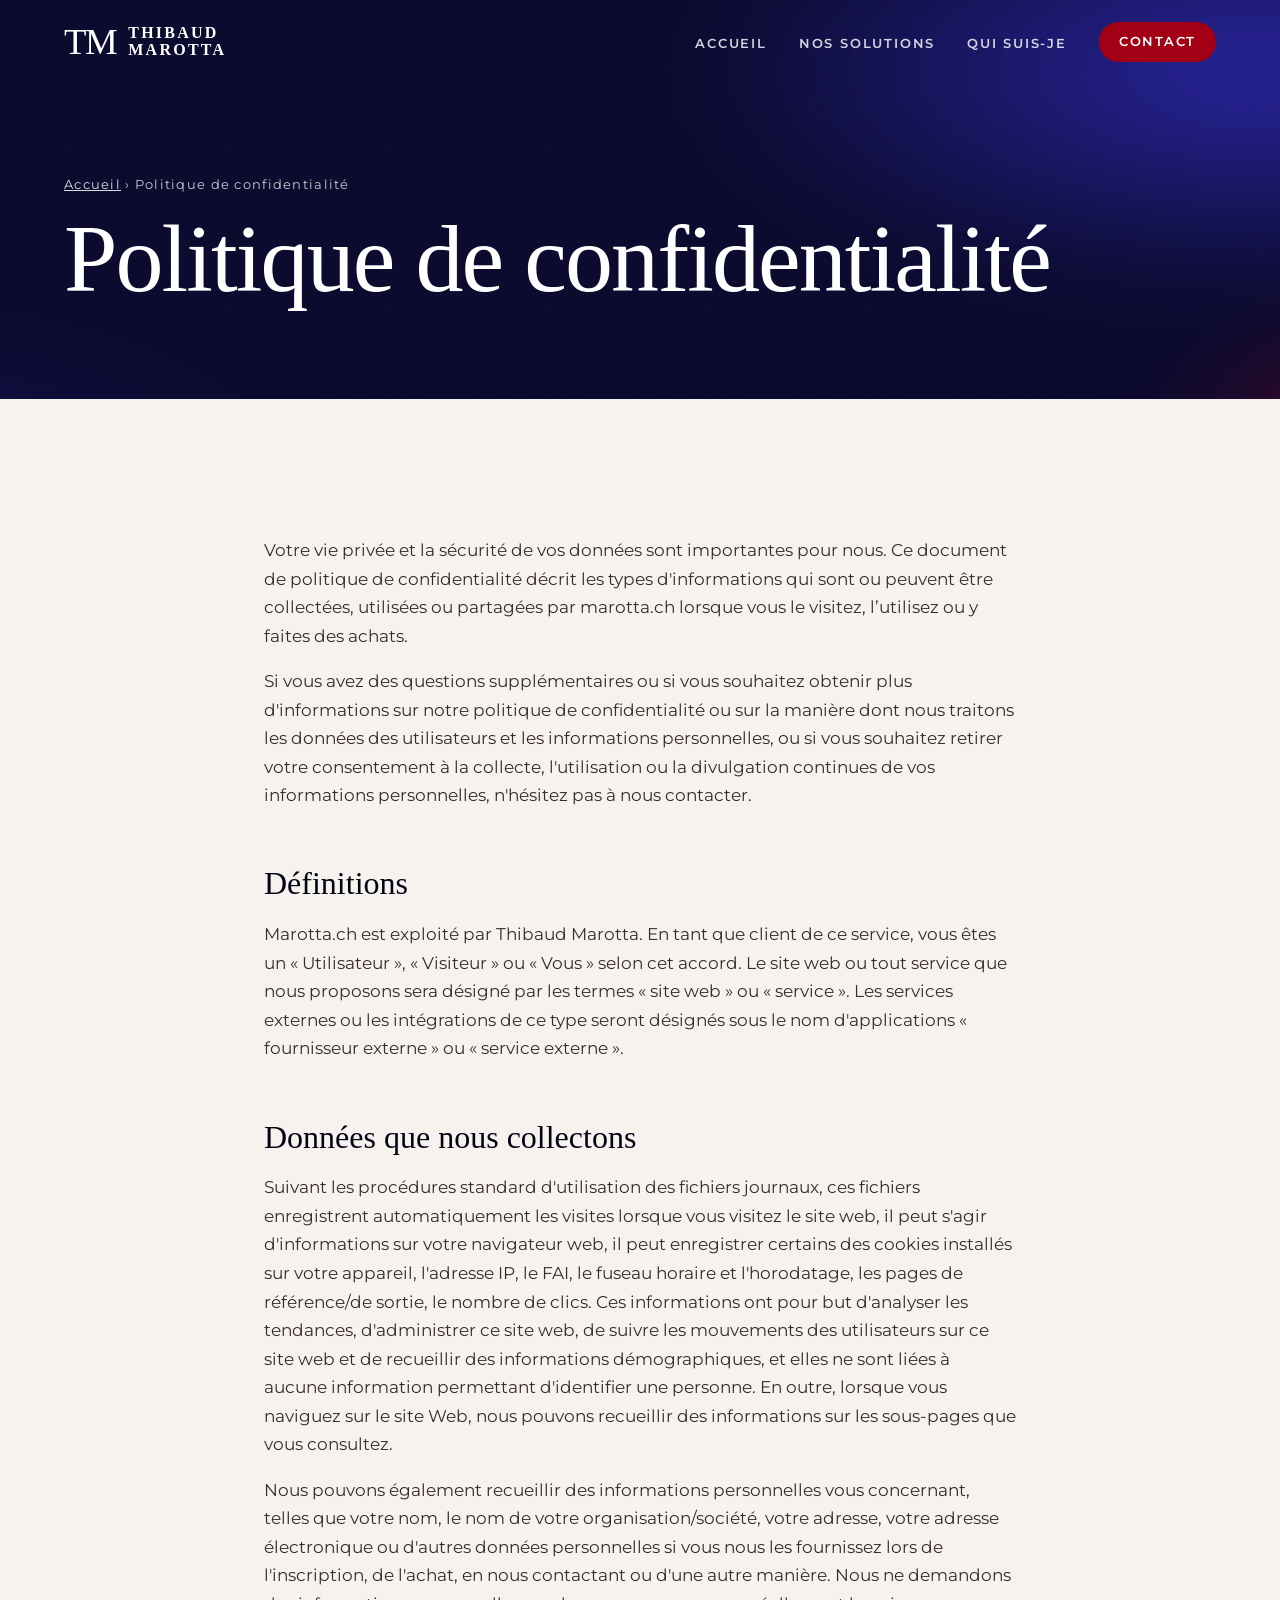
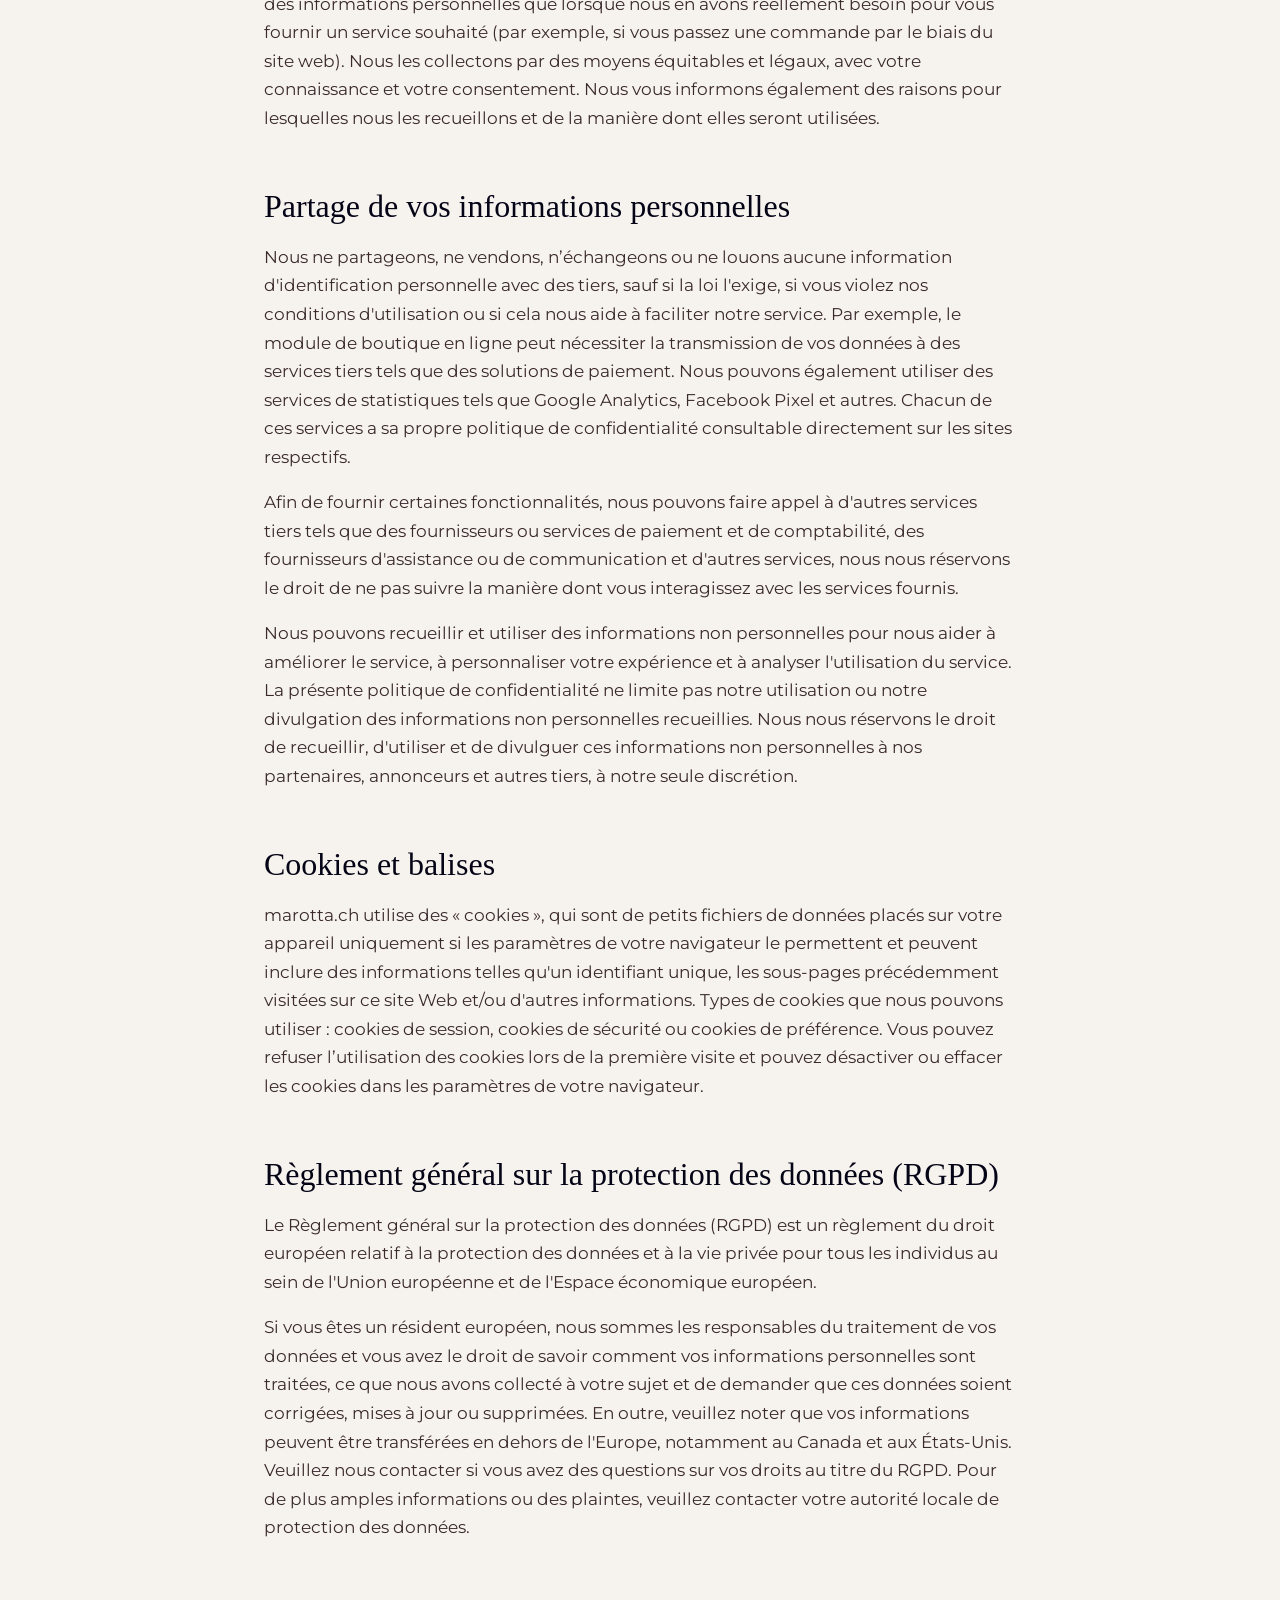
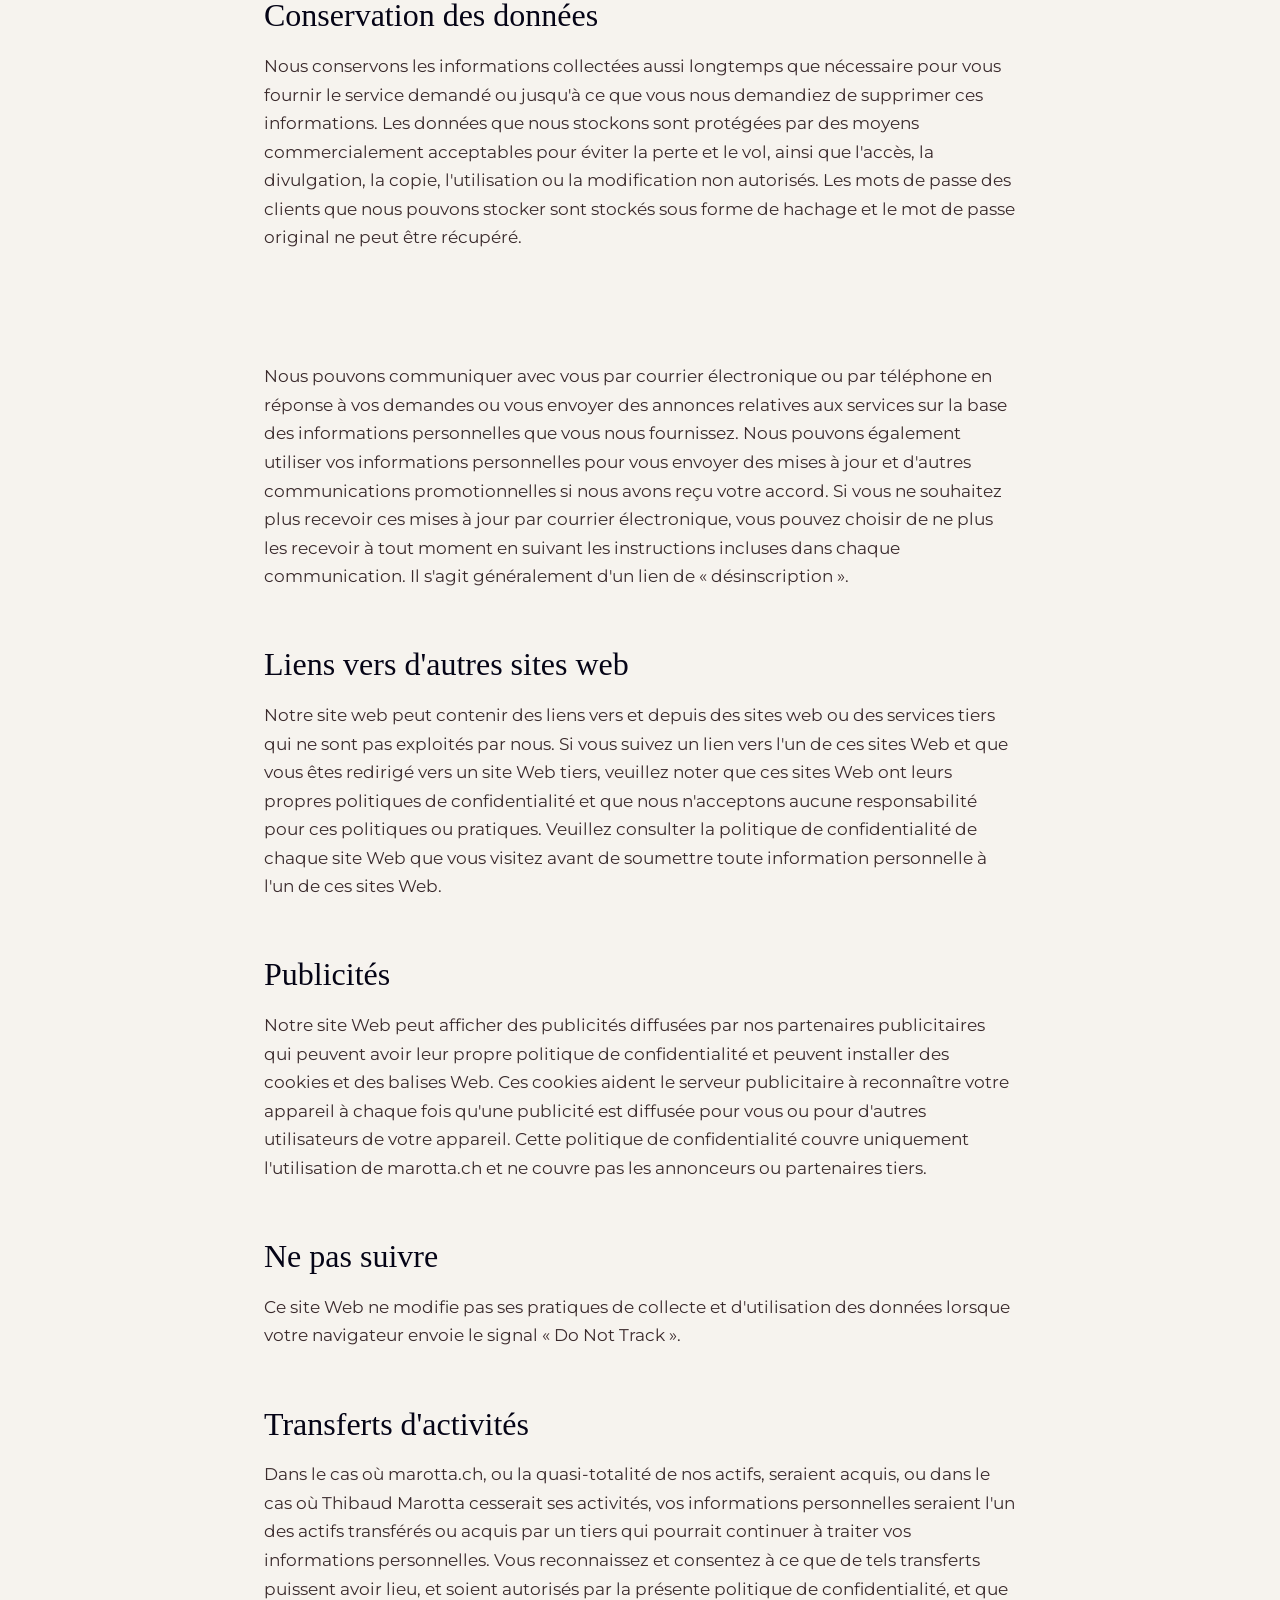
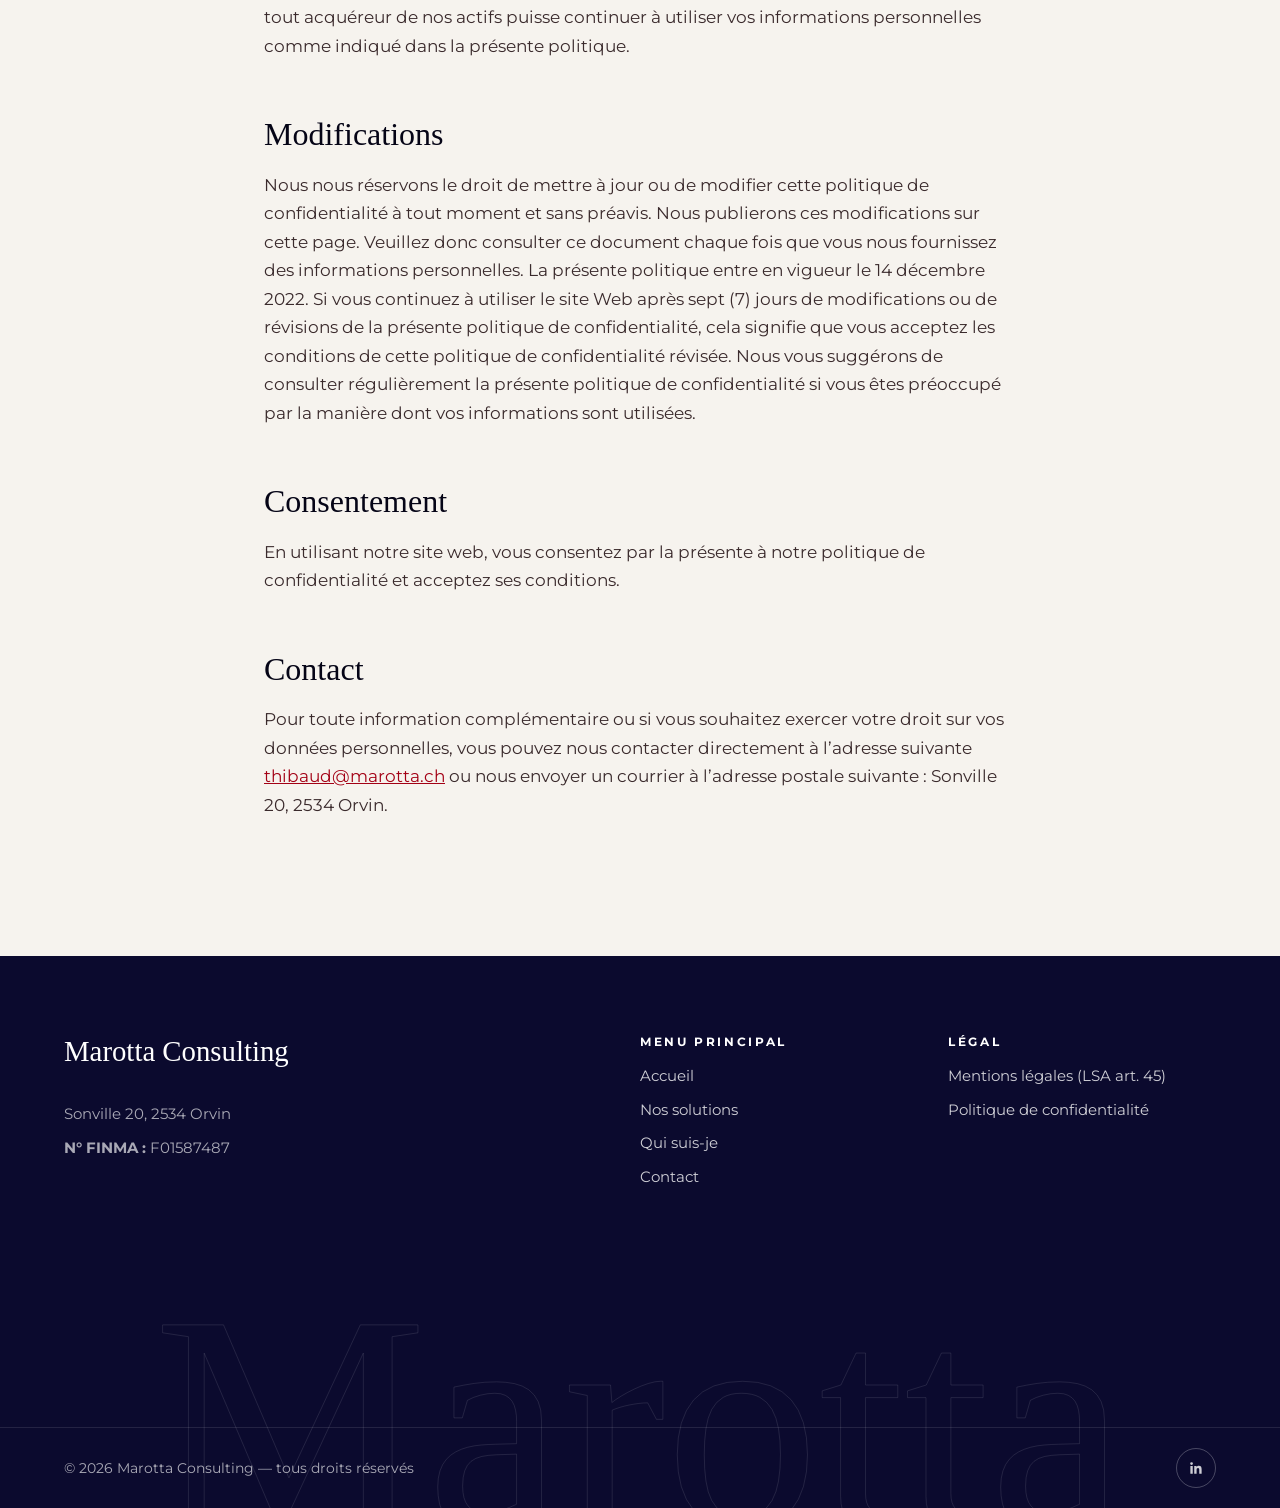
<file: politique-de-confidentialite.html>
<!DOCTYPE html>
<html lang="fr-CH">
<head>
  <meta charset="utf-8">
  <meta name="viewport" content="width=device-width, initial-scale=1">
  <title>Politique de confidentialité — Marotta Consulting</title>
  <meta name="description" content="Politique de confidentialité du site marotta.ch : données collectées, utilisation, conservation et vos droits.">
  <link rel="canonical" href="https://marotta.ch/politique-de-confidentialite">
  <link rel="icon" href="images/favicon.svg" type="image/svg+xml">
  <link rel="preconnect" href="https://fonts.bunny.net">
  <link rel="stylesheet" href="https://fonts.bunny.net/css?family=montserrat:400,500,600,700&display=swap">
  <link rel="stylesheet" href="css/style.css?v=8">
</head>
<body class="page-inner">

  <header class="site-header">
    <div class="container">
      <a class="logo" href="index.html" aria-label="Thibaud Marotta — accueil">
        <span class="logo-mark" aria-hidden="true">TM</span>
        <span class="logo-name">Thibaud<br>Marotta</span>
      </a>
      <button class="nav-toggle" type="button" aria-controls="main-nav" aria-expanded="false">
        <span class="visually-hidden">Ouvrir le menu</span>
        <svg viewBox="0 0 24 24" fill="none" stroke="currentColor" stroke-width="2" stroke-linecap="round" aria-hidden="true"><path d="M4 7h16M4 12h16M4 17h16"/></svg>
      </button>
      <nav class="main-nav" id="main-nav" aria-label="Menu principal">
        <ul>
          <li><a href="index.html">Accueil</a></li>
          <li><a href="nos-solutions.html">Nos solutions</a></li>
          <li><a href="qui-suis-je.html">Qui suis-je</a></li>
          <li><a class="btn btn-primary" href="contact.html">Contact</a></li>
        </ul>
      </nav>
    </div>
  </header>

  <main>
    <section class="page-hero">
      <div class="container">
        <p class="breadcrumb"><a href="index.html">Accueil</a> › Politique de confidentialité</p>
        <h1>Politique de confidentialité</h1>
      </div>
    </section>

    <section class="section">
      <div class="container prose">
        <p>Votre vie privée et la sécurité de vos données sont importantes pour nous. Ce document de politique de confidentialité décrit les types d'informations qui sont ou peuvent être collectées, utilisées ou partagées par marotta.ch lorsque vous le visitez, l’utilisez ou y faites des achats.</p>
        <p>Si vous avez des questions supplémentaires ou si vous souhaitez obtenir plus d'informations sur notre politique de confidentialité ou sur la manière dont nous traitons les données des utilisateurs et les informations personnelles, ou si vous souhaitez retirer votre consentement à la collecte, l'utilisation ou la divulgation continues de vos informations personnelles, n'hésitez pas à nous contacter.</p>

        <h2>Définitions</h2>
        <p>Marotta.ch est exploité par Thibaud Marotta. En tant que client de ce service, vous êtes un « Utilisateur », « Visiteur » ou « Vous » selon cet accord. Le site web ou tout service que nous proposons sera désigné par les termes « site web » ou « service ». Les services externes ou les intégrations de ce type seront désignés sous le nom d'applications « fournisseur externe » ou « service externe ».</p>

        <h2>Données que nous collectons</h2>
        <p>Suivant les procédures standard d'utilisation des fichiers journaux, ces fichiers enregistrent automatiquement les visites lorsque vous visitez le site web, il peut s'agir d'informations sur votre navigateur web, il peut enregistrer certains des cookies installés sur votre appareil, l'adresse IP, le FAI, le fuseau horaire et l'horodatage, les pages de référence/de sortie, le nombre de clics. Ces informations ont pour but d'analyser les tendances, d'administrer ce site web, de suivre les mouvements des utilisateurs sur ce site web et de recueillir des informations démographiques, et elles ne sont liées à aucune information permettant d'identifier une personne. En outre, lorsque vous naviguez sur le site Web, nous pouvons recueillir des informations sur les sous-pages que vous consultez.</p>
        <p>Nous pouvons également recueillir des informations personnelles vous concernant, telles que votre nom, le nom de votre organisation/société, votre adresse, votre adresse électronique ou d'autres données personnelles si vous nous les fournissez lors de l'inscription, de l'achat, en nous contactant ou d'une autre manière. Nous ne demandons des informations personnelles que lorsque nous en avons réellement besoin pour vous fournir un service souhaité (par exemple, si vous passez une commande par le biais du site web). Nous les collectons par des moyens équitables et légaux, avec votre connaissance et votre consentement. Nous vous informons également des raisons pour lesquelles nous les recueillons et de la manière dont elles seront utilisées.</p>

        <h2>Partage de vos informations personnelles</h2>
        <p>Nous ne partageons, ne vendons, n’échangeons ou ne louons aucune information d'identification personnelle avec des tiers, sauf si la loi l'exige, si vous violez nos conditions d'utilisation ou si cela nous aide à faciliter notre service. Par exemple, le module de boutique en ligne peut nécessiter la transmission de vos données à des services tiers tels que des solutions de paiement. Nous pouvons également utiliser des services de statistiques tels que Google Analytics, Facebook Pixel et autres. Chacun de ces services a sa propre politique de confidentialité consultable directement sur les sites respectifs.</p>
        <p>Afin de fournir certaines fonctionnalités, nous pouvons faire appel à d'autres services tiers tels que des fournisseurs ou services de paiement et de comptabilité, des fournisseurs d'assistance ou de communication et d'autres services, nous nous réservons le droit de ne pas suivre la manière dont vous interagissez avec les services fournis.</p>
        <p>Nous pouvons recueillir et utiliser des informations non personnelles pour nous aider à améliorer le service, à personnaliser votre expérience et à analyser l'utilisation du service. La présente politique de confidentialité ne limite pas notre utilisation ou notre divulgation des informations non personnelles recueillies. Nous nous réservons le droit de recueillir, d'utiliser et de divulguer ces informations non personnelles à nos partenaires, annonceurs et autres tiers, à notre seule discrétion.</p>

        <h2>Cookies et balises</h2>
        <p>marotta.ch utilise des « cookies », qui sont de petits fichiers de données placés sur votre appareil uniquement si les paramètres de votre navigateur le permettent et peuvent inclure des informations telles qu'un identifiant unique, les sous-pages précédemment visitées sur ce site Web et/ou d'autres informations. Types de cookies que nous pouvons utiliser : cookies de session, cookies de sécurité ou cookies de préférence. Vous pouvez refuser l’utilisation des cookies lors de la première visite et pouvez désactiver ou effacer les cookies dans les paramètres de votre navigateur.</p>

        <h2>Règlement général sur la protection des données (RGPD)</h2>
        <p>Le Règlement général sur la protection des données (RGPD) est un règlement du droit européen relatif à la protection des données et à la vie privée pour tous les individus au sein de l'Union européenne et de l'Espace économique européen.</p>
        <p>Si vous êtes un résident européen, nous sommes les responsables du traitement de vos données et vous avez le droit de savoir comment vos informations personnelles sont traitées, ce que nous avons collecté à votre sujet et de demander que ces données soient corrigées, mises à jour ou supprimées. En outre, veuillez noter que vos informations peuvent être transférées en dehors de l'Europe, notamment au Canada et aux États-Unis. Veuillez nous contacter si vous avez des questions sur vos droits au titre du RGPD. Pour de plus amples informations ou des plaintes, veuillez contacter votre autorité locale de protection des données.</p>

        <h2>Conservation des données</h2>
        <p>Nous conservons les informations collectées aussi longtemps que nécessaire pour vous fournir le service demandé ou jusqu'à ce que vous nous demandiez de supprimer ces informations. Les données que nous stockons sont protégées par des moyens commercialement acceptables pour éviter la perte et le vol, ainsi que l'accès, la divulgation, la copie, l'utilisation ou la modification non autorisés. Les mots de passe des clients que nous pouvons stocker sont stockés sous forme de hachage et le mot de passe original ne peut être récupéré.</p>

        <h2>Communication par courrier électronique</h2>
        <p>Nous pouvons communiquer avec vous par courrier électronique ou par téléphone en réponse à vos demandes ou vous envoyer des annonces relatives aux services sur la base des informations personnelles que vous nous fournissez. Nous pouvons également utiliser vos informations personnelles pour vous envoyer des mises à jour et d'autres communications promotionnelles si nous avons reçu votre accord. Si vous ne souhaitez plus recevoir ces mises à jour par courrier électronique, vous pouvez choisir de ne plus les recevoir à tout moment en suivant les instructions incluses dans chaque communication. Il s'agit généralement d'un lien de « désinscription ».</p>

        <h2>Liens vers d'autres sites web</h2>
        <p>Notre site web peut contenir des liens vers et depuis des sites web ou des services tiers qui ne sont pas exploités par nous. Si vous suivez un lien vers l'un de ces sites Web et que vous êtes redirigé vers un site Web tiers, veuillez noter que ces sites Web ont leurs propres politiques de confidentialité et que nous n'acceptons aucune responsabilité pour ces politiques ou pratiques. Veuillez consulter la politique de confidentialité de chaque site Web que vous visitez avant de soumettre toute information personnelle à l'un de ces sites Web.</p>

        <h2>Publicités</h2>
        <p>Notre site Web peut afficher des publicités diffusées par nos partenaires publicitaires qui peuvent avoir leur propre politique de confidentialité et peuvent installer des cookies et des balises Web. Ces cookies aident le serveur publicitaire à reconnaître votre appareil à chaque fois qu'une publicité est diffusée pour vous ou pour d'autres utilisateurs de votre appareil. Cette politique de confidentialité couvre uniquement l'utilisation de marotta.ch et ne couvre pas les annonceurs ou partenaires tiers.</p>

        <h2>Ne pas suivre</h2>
        <p>Ce site Web ne modifie pas ses pratiques de collecte et d'utilisation des données lorsque votre navigateur envoie le signal « Do Not Track ».</p>

        <h2>Transferts d'activités</h2>
        <p>Dans le cas où marotta.ch, ou la quasi-totalité de nos actifs, seraient acquis, ou dans le cas où Thibaud Marotta cesserait ses activités, vos informations personnelles seraient l'un des actifs transférés ou acquis par un tiers qui pourrait continuer à traiter vos informations personnelles. Vous reconnaissez et consentez à ce que de tels transferts puissent avoir lieu, et soient autorisés par la présente politique de confidentialité, et que tout acquéreur de nos actifs puisse continuer à utiliser vos informations personnelles comme indiqué dans la présente politique.</p>

        <h2>Modifications</h2>
        <p>Nous nous réservons le droit de mettre à jour ou de modifier cette politique de confidentialité à tout moment et sans préavis. Nous publierons ces modifications sur cette page. Veuillez donc consulter ce document chaque fois que vous nous fournissez des informations personnelles. La présente politique entre en vigueur le 14 décembre 2022. Si vous continuez à utiliser le site Web après sept (7) jours de modifications ou de révisions de la présente politique de confidentialité, cela signifie que vous acceptez les conditions de cette politique de confidentialité révisée. Nous vous suggérons de consulter régulièrement la présente politique de confidentialité si vous êtes préoccupé par la manière dont vos informations sont utilisées.</p>

        <h2>Consentement</h2>
        <p>En utilisant notre site web, vous consentez par la présente à notre politique de confidentialité et acceptez ses conditions.</p>

        <h2>Contact</h2>
        <p>Pour toute information complémentaire ou si vous souhaitez exercer votre droit sur vos données personnelles, vous pouvez nous contacter directement à l’adresse suivante <a href="mailto:thibaud@marotta.ch">thibaud@marotta.ch</a> ou nous envoyer un courrier à l’adresse postale suivante : Sonville 20, 2534 Orvin.</p>
      </div>
    </section>
  </main>

  <footer class="site-footer">
    <div class="container footer-grid">
      <div>
        <h2>Marotta Consulting</h2>
        <p>Sonville 20, 2534 Orvin</p>
        <p><strong>N° FINMA :</strong> F01587487</p>
      </div>
      <nav aria-label="Menu du pied de page">
        <h2>Menu principal</h2>
        <ul>
          <li><a href="index.html">Accueil</a></li>
          <li><a href="nos-solutions.html">Nos solutions</a></li>
          <li><a href="qui-suis-je.html">Qui suis-je</a></li>
          <li><a href="contact.html">Contact</a></li>
        </ul>
      </nav>
      <div>
        <h2>Légal</h2>
        <ul>
          <li><a href="documents/lsa_art45.pdf" target="_blank" rel="noopener">Mentions légales (LSA art. 45)</a></li>
          <li><a href="politique-de-confidentialite.html">Politique de confidentialité</a></li>
        </ul>
      </div>
    </div>
    <div class="footer-bottom">
      <div class="container">
        <p>© <span data-year>2026</span> Marotta Consulting — tous droits réservés</p>
        <a class="social" href="https://www.linkedin.com/in/thibaud-marotta-7232b728a" target="_blank" rel="noopener" aria-label="LinkedIn de Thibaud Marotta">
          <svg viewBox="0 0 24 24" fill="currentColor" aria-hidden="true"><path d="M20.45 20.45h-3.56v-5.57c0-1.33-.02-3.04-1.85-3.04-1.85 0-2.14 1.45-2.14 2.94v5.67H9.35V9h3.41v1.56h.05c.48-.9 1.64-1.85 3.37-1.85 3.6 0 4.27 2.37 4.27 5.46v6.28zM5.34 7.43a2.06 2.06 0 1 1 0-4.13 2.06 2.06 0 0 1 0 4.13zM7.12 20.45H3.56V9h3.56v11.45z"/></svg>
        </a>
      </div>
    </div>
  </footer>

  <script src="js/main.js?v=8"></script>
</body>
</html>
</file>
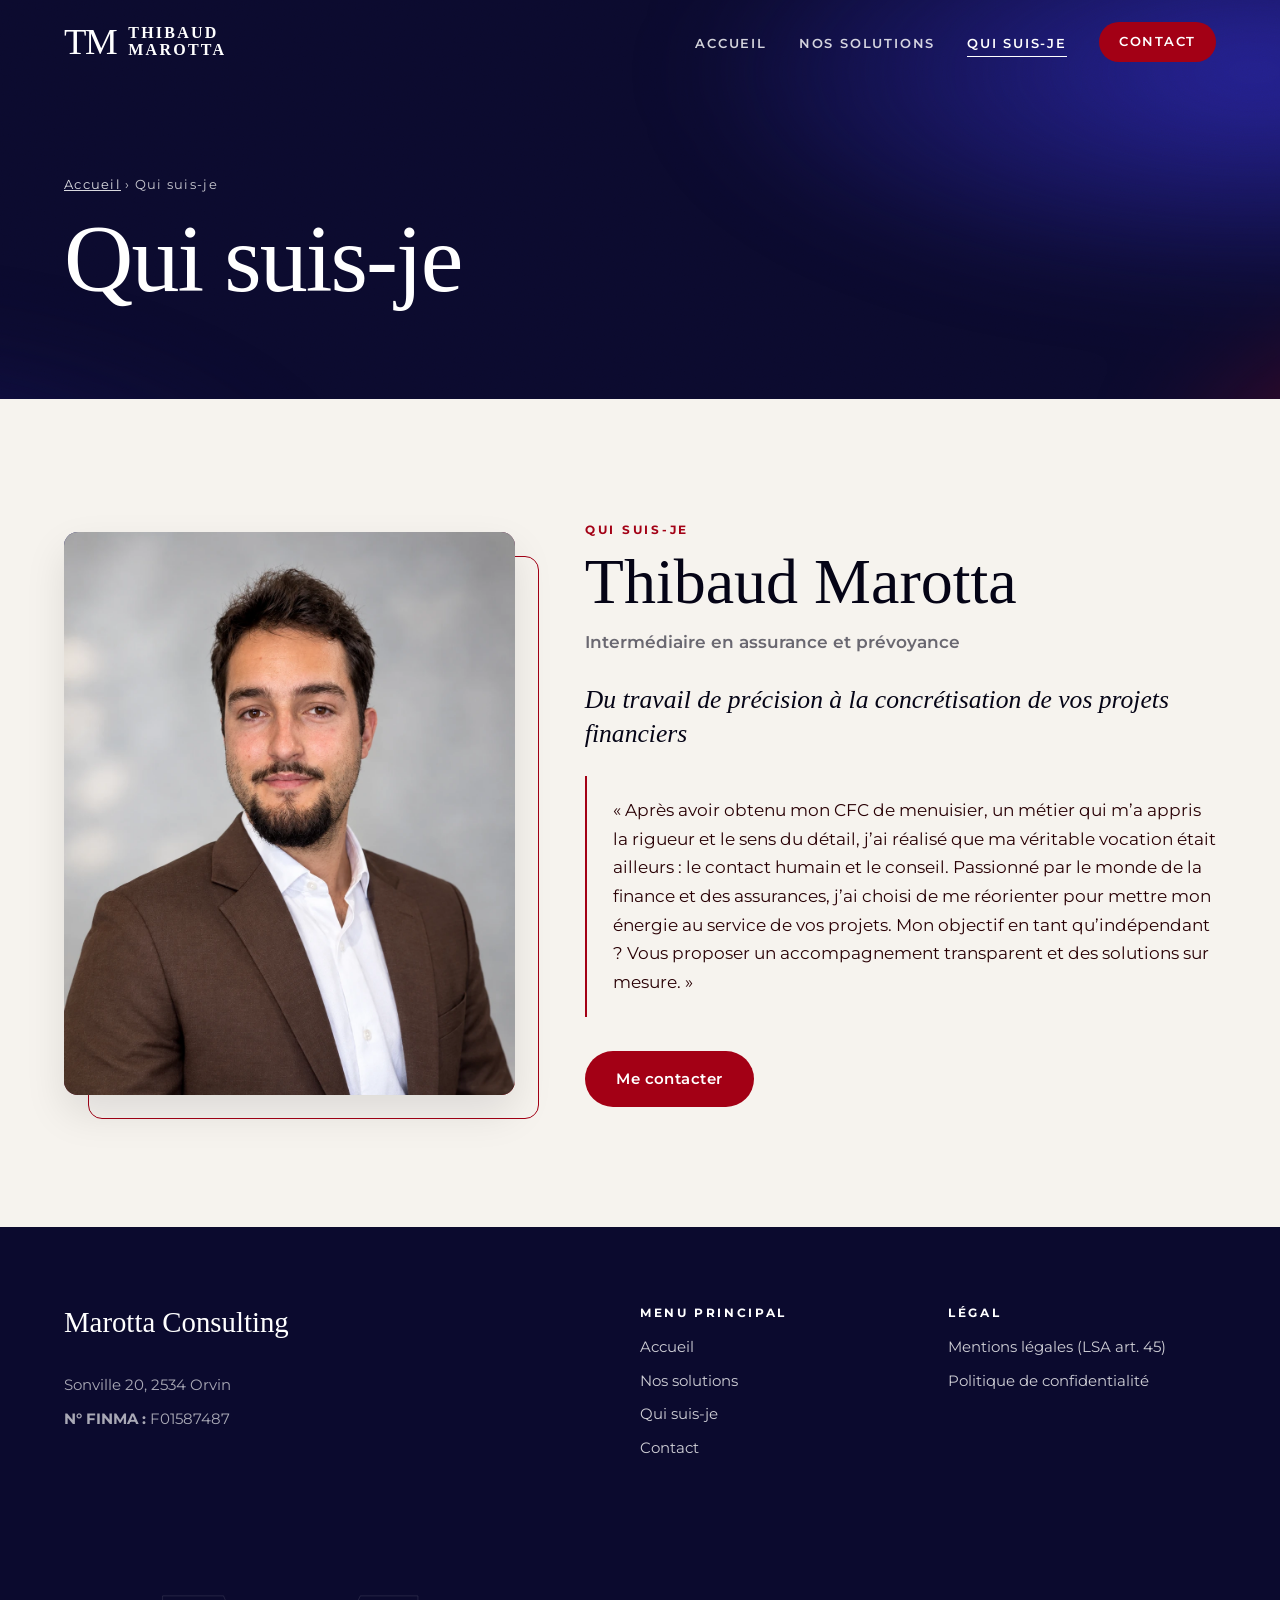
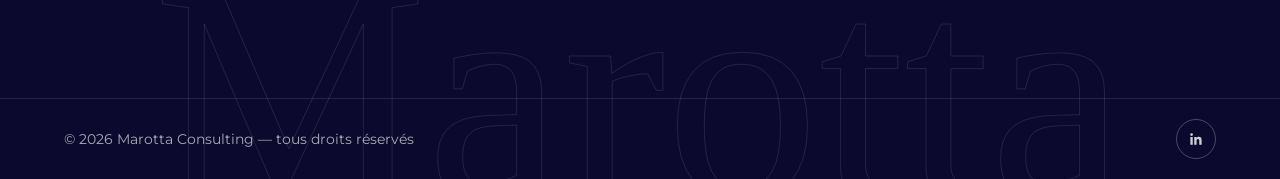
<file: qui-suis-je.html>
<!DOCTYPE html>
<html lang="fr-CH">
<head>
  <meta charset="utf-8">
  <meta name="viewport" content="width=device-width, initial-scale=1">
  <title>Thibaud Marotta | Conseiller indépendant en assurance et prévoyance – Orvin</title>
  <meta name="description" content="Thibaud Marotta, intermédiaire indépendant en assurance et prévoyance à Orvin, près de Bienne. De la rigueur du métier de menuisier au conseil financier sur mesure.">
  <link rel="canonical" href="https://marotta.ch/qui-suis-je">
  <meta property="og:site_name" content="Marotta Consulting">
  <meta property="og:locale" content="fr_CH">
  <meta property="og:url" content="https://marotta.ch/qui-suis-je">
  <meta property="og:title" content="Thibaud Marotta | Conseiller indépendant en assurance et prévoyance">
  <meta property="og:description" content="Intermédiaire indépendant en assurance et prévoyance à Orvin, près de Bienne.">
  <meta property="og:image" content="https://marotta.ch/images/portrait.webp">
  <meta property="og:type" content="profile">
  <meta name="twitter:card" content="summary_large_image">
  <script type="application/ld+json">
  {
    "@context": "https://schema.org",
    "@type": "ProfilePage",
    "url": "https://marotta.ch/qui-suis-je",
    "mainEntity": {
      "@type": "Person",
      "@id": "https://marotta.ch/#thibaud",
      "name": "Thibaud Marotta",
      "jobTitle": "Intermédiaire en assurance et prévoyance",
      "image": "https://marotta.ch/images/portrait.webp",
      "worksFor": { "@type": "InsuranceAgency", "@id": "https://marotta.ch/#entreprise", "name": "Marotta Consulting" },
      "address": { "@type": "PostalAddress", "addressLocality": "Orvin", "postalCode": "2534", "addressCountry": "CH" },
      "sameAs": ["https://www.linkedin.com/in/thibaud-marotta-7232b728a"]
    }
  }
  </script>
  <link rel="icon" href="images/favicon.svg" type="image/svg+xml">
  <link rel="preconnect" href="https://fonts.bunny.net">
  <link rel="stylesheet" href="https://fonts.bunny.net/css?family=montserrat:400,500,600,700&display=swap">
  <link rel="stylesheet" href="css/style.css?v=8">
</head>
<body class="page-inner">

  <header class="site-header">
    <div class="container">
      <a class="logo" href="index.html" aria-label="Thibaud Marotta — accueil">
        <span class="logo-mark" aria-hidden="true">TM</span>
        <span class="logo-name">Thibaud<br>Marotta</span>
      </a>
      <button class="nav-toggle" type="button" aria-controls="main-nav" aria-expanded="false">
        <span class="visually-hidden">Ouvrir le menu</span>
        <svg viewBox="0 0 24 24" fill="none" stroke="currentColor" stroke-width="2" stroke-linecap="round" aria-hidden="true"><path d="M4 7h16M4 12h16M4 17h16"/></svg>
      </button>
      <nav class="main-nav" id="main-nav" aria-label="Menu principal">
        <ul>
          <li><a href="index.html">Accueil</a></li>
          <li><a href="nos-solutions.html">Nos solutions</a></li>
          <li><a href="qui-suis-je.html" aria-current="page">Qui suis-je</a></li>
          <li><a class="btn btn-primary" href="contact.html">Contact</a></li>
        </ul>
      </nav>
    </div>
  </header>

  <main>
    <section class="page-hero">
      <div class="container">
        <p class="breadcrumb"><a href="index.html">Accueil</a> › Qui suis-je</p>
        <h1>Qui suis-je</h1>
      </div>
    </section>

    <section class="section">
      <div class="container about">
        <figure class="about-figure"><img class="about-photo" src="images/portrait.webp" alt="Portrait de Thibaud Marotta" width="1086" height="1448"></figure>
        <div>
          <p class="eyebrow">Qui suis-je</p>
          <h2>Thibaud Marotta</h2>
          <p class="about-role">Intermédiaire en assurance et prévoyance</p>
          <p class="about-tagline">Du travail de précision à la concrétisation de vos projets financiers</p>
          <blockquote class="quote">
            <p>
              « Après avoir obtenu mon CFC de menuisier, un métier qui m’a appris la rigueur et le sens du détail,
              j’ai réalisé que ma véritable vocation était ailleurs : le contact humain et le conseil. Passionné par
              le monde de la finance et des assurances, j’ai choisi de me réorienter pour mettre mon énergie au
              service de vos projets. Mon objectif en tant qu’indépendant ? Vous proposer un accompagnement
              transparent et des solutions sur mesure. »
            </p>
          </blockquote>
          <a class="btn btn-primary" href="contact.html">Me contacter</a>
        </div>
      </div>
    </section>
  </main>

  <footer class="site-footer">
    <div class="container footer-grid">
      <div>
        <h2>Marotta Consulting</h2>
        <p>Sonville 20, 2534 Orvin</p>
        <p><strong>N° FINMA :</strong> F01587487</p>
      </div>
      <nav aria-label="Menu du pied de page">
        <h2>Menu principal</h2>
        <ul>
          <li><a href="index.html">Accueil</a></li>
          <li><a href="nos-solutions.html">Nos solutions</a></li>
          <li><a href="qui-suis-je.html">Qui suis-je</a></li>
          <li><a href="contact.html">Contact</a></li>
        </ul>
      </nav>
      <div>
        <h2>Légal</h2>
        <ul>
          <li><a href="documents/lsa_art45.pdf" target="_blank" rel="noopener">Mentions légales (LSA art. 45)</a></li>
          <li><a href="politique-de-confidentialite.html">Politique de confidentialité</a></li>
        </ul>
      </div>
    </div>
    <div class="footer-bottom">
      <div class="container">
        <p>© <span data-year>2026</span> Marotta Consulting — tous droits réservés</p>
        <a class="social" href="https://www.linkedin.com/in/thibaud-marotta-7232b728a" target="_blank" rel="noopener" aria-label="LinkedIn de Thibaud Marotta">
          <svg viewBox="0 0 24 24" fill="currentColor" aria-hidden="true"><path d="M20.45 20.45h-3.56v-5.57c0-1.33-.02-3.04-1.85-3.04-1.85 0-2.14 1.45-2.14 2.94v5.67H9.35V9h3.41v1.56h.05c.48-.9 1.64-1.85 3.37-1.85 3.6 0 4.27 2.37 4.27 5.46v6.28zM5.34 7.43a2.06 2.06 0 1 1 0-4.13 2.06 2.06 0 0 1 0 4.13zM7.12 20.45H3.56V9h3.56v11.45z"/></svg>
        </a>
      </div>
    </div>
  </footer>

  <script src="js/main.js?v=8"></script>
</body>
</html>
</file>
<file: css/style.css>
/* ==========================================================================
   Marotta Consulting — feuille de style principale
   Identité : bleu nuit + bordeaux, titres serif, texte Montserrat.
   ========================================================================== */

:root {
  --night: #0b0a2e;        /* fond sombre principal */
  --navy: #16145f;         /* bleu nuit de la marque */
  --indigo: #2b27a8;
  --ink: #050416;          /* titres sur fond clair */
  --text: #290005;         /* texte courant */
  --muted: rgba(5, 4, 22, 0.58);
  --red: #a30015;          /* bordeaux : boutons / accents */
  --red-bright: #d1102b;
  --red-dark: #7d0010;
  --cream: #f6f3ee;        /* fond clair chaleureux */
  --soft: #f7f7f7;
  --white: #ffffff;

  --serif: "Times New Roman", Times, Georgia, serif;
  --sans: "Montserrat", system-ui, -apple-system, "Segoe UI", Roboto, sans-serif;

  --radius: 14px;
  --shadow: 0 18px 40px rgba(5, 4, 22, 0.1);
  --container: 1200px;
  --header-h: 84px;
  --ease: cubic-bezier(0.22, 1, 0.36, 1);

  /* grain léger (bruit SVG) */
  --grain: url("data:image/svg+xml,%3Csvg xmlns='http://www.w3.org/2000/svg' width='160' height='160'%3E%3Cfilter id='n'%3E%3CfeTurbulence type='fractalNoise' baseFrequency='.85' numOctaves='3' stitchTiles='stitch'/%3E%3C/filter%3E%3Crect width='100%25' height='100%25' filter='url(%23n)' opacity='.55'/%3E%3C/svg%3E");
}

*,
*::before,
*::after { box-sizing: border-box; }

html { scroll-behavior: smooth; }

body {
  margin: 0;
  font-family: var(--sans);
  font-size: 1.05rem;
  line-height: 1.7;
  color: var(--text);
  background: var(--cream);
  -webkit-font-smoothing: antialiased;
  overflow-x: hidden;
}

::selection { background: var(--red); color: var(--white); }

img { max-width: 100%; display: block; }
a { color: var(--red); }

h1, h2, h3 {
  font-family: var(--serif);
  font-weight: 400;
  color: var(--ink);
  line-height: 1.05;
  margin: 0 0 0.6em;
}
em { font-style: italic; }

.container {
  width: 100%;
  max-width: var(--container);
  margin: 0 auto;
  padding: 0 24px;
}

.visually-hidden {
  position: absolute !important;
  width: 1px; height: 1px;
  overflow: hidden;
  clip: rect(0 0 0 0);
  white-space: nowrap;
}

.kicker {
  display: inline-flex;
  align-items: center;
  gap: 10px;
  margin: 0 0 1.2em;
  font-size: 0.78rem;
  font-weight: 700;
  letter-spacing: 0.22em;
  text-transform: uppercase;
  color: var(--red);
}
.kicker::before {
  content: "";
  width: 28px;
  height: 1px;
  background: currentColor;
}

/* ---------- Écran d'intro (accueil) ---------- */

.preloader {
  position: fixed;
  inset: 0;
  z-index: 100;
  display: none;
  place-items: center;
  background: var(--night);
  color: var(--white);
  /* filet de sécurité : disparaît même si le JS échoue */
  animation: preloader-out 0.8s var(--ease) 2.6s forwards;
}
.js .preloader { display: grid; }
.preloader svg { width: 150px; height: auto; overflow: visible; }
.preloader path {
  fill: none;
  stroke: currentColor;
  stroke-width: 2;
  stroke-dasharray: 400;
  stroke-dashoffset: 400;
  animation: draw 1.2s var(--ease) 0.1s forwards;
}
.preloader-name {
  position: absolute;
  bottom: 12vh;
  font-size: 0.75rem;
  letter-spacing: 0.4em;
  text-transform: uppercase;
  opacity: 0;
  animation: fade-in 0.6s ease 0.6s forwards;
}
.is-loaded .preloader { animation: preloader-out 0.9s var(--ease) forwards; }
.js.skip-intro .preloader { display: none; }

@keyframes draw { to { stroke-dashoffset: 0; } }
@keyframes fade-in { to { opacity: 1; } }
@keyframes preloader-out {
  to { transform: translateY(-100%); visibility: hidden; }
}

/* ---------- Boutons ---------- */

.btn {
  position: relative;
  display: inline-flex;
  align-items: center;
  gap: 0.6em;
  padding: 0.95em 2em;
  border-radius: 999px;
  border: 1px solid transparent;
  font-family: var(--sans);
  font-size: 0.95rem;
  font-weight: 600;
  letter-spacing: 0.03em;
  text-decoration: none;
  cursor: pointer;
  overflow: hidden;
  isolation: isolate;
  transition: color 0.4s var(--ease), border-color 0.4s, transform 0.3s var(--ease);
}
/* remplissage qui monte au survol */
.btn::before {
  content: "";
  position: absolute;
  inset: 0;
  z-index: -1;
  border-radius: inherit;
  transform: translateY(101%);
  transition: transform 0.5s var(--ease);
}
.btn:hover::before { transform: translateY(0); }
.btn svg { width: 1.1em; height: 1.1em; transition: transform 0.4s var(--ease); }
.btn:hover svg { transform: translateX(4px); }

.btn-primary { background: var(--red); color: var(--white); }
.btn-primary::before { background: var(--ink); }

.btn-outline { border-color: rgba(255, 255, 255, 0.45); color: var(--white); }
.btn-outline::before { background: var(--white); }
.btn-outline:hover { color: var(--night); }

.btn-dark { background: var(--ink); color: var(--white); }
.btn-dark::before { background: var(--red); }

/* ---------- En-tête ---------- */

.site-header {
  position: fixed;
  inset: 0 0 auto 0;
  z-index: 50;
  height: var(--header-h);
  display: flex;
  align-items: center;
  transition: background-color 0.4s, transform 0.5s var(--ease), box-shadow 0.4s;
}
.site-header.is-solid,
.page-inner .site-header.is-solid {
  background: rgba(11, 10, 46, 0.82);
  -webkit-backdrop-filter: blur(14px);
  backdrop-filter: blur(14px);
  box-shadow: 0 1px 0 rgba(255, 255, 255, 0.08);
}
.site-header.is-hidden { transform: translateY(-100%); }

.site-header .container {
  display: flex;
  align-items: center;
  justify-content: space-between;
  gap: 24px;
}

.logo {
  display: flex;
  align-items: center;
  gap: 12px;
  color: var(--white);
  text-decoration: none;
}
.logo-mark {
  font-family: var(--serif);
  font-size: 2.3rem;
  letter-spacing: -0.04em;
  line-height: 1;
  transition: transform 0.5s var(--ease);
}
.logo:hover .logo-mark { transform: rotate(-6deg) scale(1.05); }
.logo-name {
  font-family: var(--serif);
  font-size: 1rem;
  font-weight: 700;
  letter-spacing: 0.14em;
  line-height: 1.05;
  text-transform: uppercase;
}

.nav-toggle {
  display: none;
  background: none;
  border: 0;
  color: var(--white);
  padding: 8px;
  cursor: pointer;
}
.nav-toggle svg { width: 28px; height: 28px; }

.main-nav ul {
  display: flex;
  align-items: center;
  gap: 32px;
  margin: 0;
  padding: 0;
  list-style: none;
}
.main-nav a:not(.btn) {
  position: relative;
  color: rgba(255, 255, 255, 0.82);
  text-decoration: none;
  font-size: 0.8rem;
  font-weight: 600;
  letter-spacing: 0.14em;
  text-transform: uppercase;
  transition: color 0.3s;
}
.main-nav a:not(.btn)::after {
  content: "";
  position: absolute;
  left: 0;
  right: 0;
  bottom: -6px;
  height: 1px;
  background: currentColor;
  transform: scaleX(0);
  transform-origin: right;
  transition: transform 0.5s var(--ease);
}
.main-nav a:not(.btn):hover,
.main-nav a[aria-current="page"] { color: var(--white); }
.main-nav a:not(.btn):hover::after,
.main-nav a[aria-current="page"]::after { transform: scaleX(1); transform-origin: left; }
.main-nav .btn { padding: 0.65em 1.5em; font-size: 0.8rem; letter-spacing: 0.12em; text-transform: uppercase; }
.main-nav .btn-primary::before { background: var(--white); }
.main-nav .btn-primary:hover { color: var(--night); }

/* ---------- Fond animé (aurores) ---------- */

.hero,
.page-hero,
.cta-xl {
  position: relative;
  overflow: hidden;
  background: var(--night);
  color: rgba(255, 255, 255, 0.78);
  isolation: isolate;
}
.aurora {
  position: absolute;
  inset: -20%;
  z-index: -2;
  pointer-events: none;
}
.aurora span {
  position: absolute;
  border-radius: 50%;
  filter: blur(90px);
  opacity: 0.75;
  will-change: transform;
}
.aurora span:nth-child(1) {
  width: 55vw; height: 55vw;
  left: 45%; top: 5%;
  background: var(--indigo);
  animation: float-a 18s ease-in-out infinite alternate;
}
.aurora span:nth-child(2) {
  width: 40vw; height: 40vw;
  left: 60%; top: 45%;
  background: var(--red);
  opacity: 0.55;
  animation: float-b 22s ease-in-out infinite alternate;
}
.aurora span:nth-child(3) {
  width: 35vw; height: 35vw;
  left: 5%; top: 55%;
  background: var(--navy);
  animation: float-c 16s ease-in-out infinite alternate;
}
@keyframes float-a { to { transform: translate(-18vw, 12vh) scale(1.15); } }
@keyframes float-b { to { transform: translate(-25vw, -18vh) scale(0.85); } }
@keyframes float-c { to { transform: translate(20vw, -10vh) scale(1.2); } }

/* grain par-dessus */
.hero::after,
.page-hero::after,
.cta-xl::after {
  content: "";
  position: absolute;
  inset: 0;
  z-index: -1;
  background-image: var(--grain);
  opacity: 0.14;
  mix-blend-mode: overlay;
  pointer-events: none;
}

/* ---------- Bandeau d'accueil ---------- */

.hero {
  min-height: 100vh;
  min-height: 100svh;
  display: flex;
  align-items: center;
  padding: calc(var(--header-h) + 40px) 0 110px;
}
/* photo discrète à droite */
.hero-photo {
  position: absolute;
  inset: 0 0 0 38%;
  z-index: -2;
  background: url("../images/hero.png") center / cover no-repeat;
  opacity: 0.22;
  mix-blend-mode: luminosity;
  -webkit-mask-image: linear-gradient(90deg, transparent, #000 45%);
  mask-image: linear-gradient(90deg, transparent, #000 45%);
}
/* halo qui suit la souris */
.hero::before {
  content: "";
  position: absolute;
  inset: 0;
  z-index: -1;
  background: radial-gradient(520px circle at var(--mx, 70%) var(--my, 40%), rgba(209, 16, 43, 0.22), transparent 60%);
  transition: background 0.2s;
  pointer-events: none;
}

.hero-eyebrow {
  display: inline-flex;
  align-items: center;
  gap: 12px;
  margin: 0 0 2em;
  padding: 8px 18px 8px 12px;
  border: 1px solid rgba(255, 255, 255, 0.18);
  border-radius: 999px;
  font-size: 0.8rem;
  letter-spacing: 0.08em;
  background: rgba(255, 255, 255, 0.04);
}
.pulse {
  position: relative;
  width: 8px;
  height: 8px;
  border-radius: 50%;
  background: #3ddc84;
}
.pulse::after {
  content: "";
  position: absolute;
  inset: -4px;
  border-radius: 50%;
  border: 1px solid #3ddc84;
  animation: pulse 2s ease-out infinite;
}
@keyframes pulse { from { transform: scale(0.6); opacity: 1; } to { transform: scale(2.2); opacity: 0; } }

.hero-title {
  color: var(--white);
  font-size: clamp(3rem, 9vw, 7.4rem);
  line-height: 0.98;
  letter-spacing: -0.02em;
  margin-bottom: 0.35em;
}
.hero-title .line { display: block; overflow: hidden; padding-bottom: 0.06em; }
.hero-title .line > span { display: inline-block; }
.hero-title em {
  font-style: italic;
  background: linear-gradient(90deg, #ff5a6e, var(--red-bright) 40%, #ff8a5c);
  -webkit-background-clip: text;
  background-clip: text;
  color: transparent;
}

/* mot qui change tout seul */
.rotator { display: inline-block; }
.rotator em { display: inline-block; transition: transform 0.6s var(--ease), opacity 0.6s var(--ease), filter 0.6s; }
.rotator.is-out em { transform: translateY(-60%); opacity: 0; filter: blur(6px); }
.rotator.is-in em { transform: translateY(60%); opacity: 0; filter: blur(6px); transition: none; }

.hero-lead {
  font-size: clamp(1.05rem, 1.8vw, 1.3rem);
  max-width: 560px;
  margin: 0 0 2.4em;
}
.hero-actions { display: flex; flex-wrap: wrap; gap: 14px; }

.scroll-cue {
  position: absolute;
  left: 50%;
  bottom: 28px;
  transform: translateX(-50%);
  display: flex;
  flex-direction: column;
  align-items: center;
  gap: 10px;
  color: rgba(255, 255, 255, 0.6);
  font-size: 0.7rem;
  letter-spacing: 0.3em;
  text-transform: uppercase;
  text-decoration: none;
}
.scroll-cue::after {
  content: "";
  width: 1px;
  height: 46px;
  background: linear-gradient(rgba(255, 255, 255, 0.8), transparent);
  animation: cue 2s var(--ease) infinite;
  transform-origin: top;
}
@keyframes cue {
  0% { transform: scaleY(0); }
  50% { transform: scaleY(1); transform-origin: top; }
  51% { transform-origin: bottom; }
  100% { transform: scaleY(0); transform-origin: bottom; }
}

/* apparition du titre au chargement */
.js .hero-title .line > span,
.js .hero-eyebrow,
.js .hero-lead,
.js .hero-actions {
  transform: translateY(110%);
  opacity: 0;
}
.js .hero-eyebrow,
.js .hero-lead,
.js .hero-actions { transform: translateY(30px); }
.is-loaded .hero-title .line > span,
.is-loaded .hero-eyebrow,
.is-loaded .hero-lead,
.is-loaded .hero-actions {
  transform: none;
  opacity: 1;
  transition: transform 1.2s var(--ease), opacity 1.2s var(--ease);
}
.is-loaded .hero-eyebrow { transition-delay: 0.1s; }
.is-loaded .hero-title .line:nth-child(1) > span { transition-delay: 0.2s; }
.is-loaded .hero-title .line:nth-child(2) > span { transition-delay: 0.32s; }
.is-loaded .hero-title .line:nth-child(3) > span { transition-delay: 0.44s; }
.is-loaded .hero-lead { transition-delay: 0.6s; }
.is-loaded .hero-actions { transition-delay: 0.72s; }

/* ---------- Bandeau défilant ---------- */

.marquee {
  position: relative;
  overflow: hidden;
  padding: 24px 0;
  background: var(--ink);
  color: var(--white);
  border-top: 1px solid rgba(255, 107, 125, 0.45);
  border-bottom: 1px solid rgba(255, 107, 125, 0.45);
  transform: rotate(-1deg) scale(1.02);
  margin: -24px 0 0;
  z-index: 2;
  box-shadow: 0 24px 40px rgba(5, 4, 22, 0.22);
}
.marquee-track {
  display: flex;
  width: max-content;
  animation: marquee 28s linear infinite;
}
.marquee:hover .marquee-track { animation-play-state: paused; }
.marquee-track span {
  display: inline-flex;
  align-items: center;
  gap: 40px;
  padding-right: 40px;
  font-family: var(--serif);
  font-size: clamp(1.6rem, 3.4vw, 2.6rem);
  font-style: italic;
  white-space: nowrap;
}
/* un mot sur deux en contour, séparés par un simple filet */
.marquee-track span:nth-child(even) {
  color: transparent;
  -webkit-text-stroke: 1px rgba(255, 255, 255, 0.75);
}
.marquee-track span::after {
  content: "";
  width: 56px;
  height: 1px;
  background: #ff6b7d;
}
@keyframes marquee { to { transform: translateX(-50%); } }

/* ---------- Sections ---------- */

.section { padding: 120px 0; }
.section-soft { background: var(--soft); }

.section-head { max-width: 820px; margin-bottom: 60px; }
.big-title {
  font-size: clamp(2.4rem, 5.5vw, 4.4rem);
  letter-spacing: -0.02em;
}
.big-title em { color: var(--red); }

.section-title {
  text-align: center;
  font-size: clamp(2rem, 4.4vw, 3rem);
  letter-spacing: -0.01em;
}
.section-intro {
  max-width: 760px;
  margin: 0 auto 60px;
  text-align: center;
  color: var(--muted);
}

/* Les 4 piliers (liste interactive) */
.pillars { list-style: none; margin: 0; padding: 0; border-top: 1px solid rgba(5, 4, 22, 0.15); }
.pillar {
  position: relative;
  display: grid;
  grid-template-columns: 80px 1fr 1.2fr 60px;
  align-items: center;
  gap: 24px;
  padding: 34px 28px;
  border-bottom: 1px solid rgba(5, 4, 22, 0.15);
  color: var(--ink);
  text-decoration: none;
  overflow: hidden;
  isolation: isolate;
  transition: color 0.5s var(--ease), padding 0.5s var(--ease);
}
.pillar::before {
  content: "";
  position: absolute;
  inset: 0;
  z-index: -1;
  background: linear-gradient(100deg, var(--night), var(--navy) 60%, var(--red));
  clip-path: inset(100% 0 0 0);
  transition: clip-path 0.6s var(--ease);
}
.pillar:hover,
.pillar:focus-visible { color: var(--white); padding-left: 44px; }
.pillar:hover::before,
.pillar:focus-visible::before { clip-path: inset(0 0 0 0); }
.pillar-num { font-size: 0.85rem; font-weight: 600; letter-spacing: 0.1em; opacity: 0.55; }
.pillar-name {
  font-family: var(--serif);
  font-size: clamp(2rem, 4.6vw, 3.6rem);
  line-height: 1;
  transition: transform 0.5s var(--ease);
}
.pillar:hover .pillar-name { transform: translateX(10px); font-style: italic; }
.pillar-desc { color: inherit; opacity: 0.7; }
.pillar-arrow {
  justify-self: end;
  display: grid;
  place-items: center;
  width: 52px;
  height: 52px;
  border-radius: 50%;
  border: 1px solid currentColor;
  transition: transform 0.5s var(--ease), background 0.4s, color 0.4s;
}
.pillar-arrow svg { width: 20px; height: 20px; }
.pillar:hover .pillar-arrow { transform: rotate(-45deg); background: var(--white); color: var(--red); border-color: var(--white); }

/* Manifeste (s'éclaire mot à mot) */
.manifesto {
  padding: 140px 0 100px;
  background: var(--ink);
  color: var(--white);
}
.manifesto .kicker { color: #ff6b7d; }
.manifesto-text {
  margin: 0;
  font-family: var(--serif);
  font-size: clamp(1.9rem, 4.4vw, 3.6rem);
  line-height: 1.18;
  letter-spacing: -0.01em;
}
.manifesto-text .w { opacity: 0.16; transition: opacity 0.3s; }
.manifesto-text .w.is-lit { opacity: 1; }
.manifesto-text .accent { font-style: italic; color: #ff6b7d; }
.no-js .manifesto-text .w, .manifesto-text:not(.is-split) { opacity: 1; }

/* Méthode en 4 étapes */
.steps {
  position: relative;
  display: grid;
  grid-template-columns: repeat(4, 1fr);
  gap: 32px;
  list-style: none;
  margin: 90px 0 0;
  padding: 40px 0 0;
  counter-reset: step;
}
.steps::before {
  content: "";
  position: absolute;
  top: 0;
  left: 0;
  right: 0;
  height: 1px;
  background: linear-gradient(90deg, #ff6b7d, rgba(255, 255, 255, 0.25));
  transform: scaleX(var(--progress, 0));
  transform-origin: left;
  transition: transform 1.6s var(--ease);
}
.steps.is-in { --progress: 1; }
.steps li { position: relative; }
.steps li::before {
  content: "";
  position: absolute;
  top: -46px;
  left: 0;
  width: 11px;
  height: 11px;
  border-radius: 50%;
  background: #ff6b7d;
  box-shadow: 0 0 0 6px rgba(255, 107, 125, 0.15);
}
.steps h3 { color: var(--white); font-size: 1.9rem; margin-bottom: 0.3em; }
.steps h3 span { display: block; margin-bottom: 0.6em; font-family: var(--sans); font-size: 0.75rem; letter-spacing: 0.2em; color: rgba(255, 255, 255, 0.5); }
.steps p { margin: 0; color: rgba(255, 255, 255, 0.65); font-size: 0.98rem; }

/* Situations de vie (« Quand me contacter ») */
.life-intro { margin: 0; max-width: 640px; color: var(--muted); }
.life-grid {
  display: grid;
  grid-template-columns: repeat(4, 1fr);
  gap: 24px;
}
.life-group {
  background: var(--white);
  border-radius: var(--radius);
  box-shadow: var(--shadow);
  padding: 30px 26px 32px;
  border-top: 3px solid transparent;
  transition: border-color 0.4s, box-shadow 0.5s var(--ease);
}
.life-group:hover { border-top-color: var(--red); box-shadow: 0 26px 50px rgba(5, 4, 22, 0.14); }
.life-group h3 { font-size: 1.7rem; margin-bottom: 0.9em; }
.life-group h3 span {
  display: block;
  margin-bottom: 0.5em;
  font-family: var(--sans);
  font-size: 0.75rem;
  font-weight: 600;
  letter-spacing: 0.2em;
  color: var(--red);
}
.chips { list-style: none; margin: 0; padding: 0; display: flex; flex-direction: column; gap: 10px; }
.chip {
  position: relative;
  display: block;
  padding: 10px 40px 10px 16px;
  border: 1px solid rgba(5, 4, 22, 0.12);
  border-radius: 10px;
  color: var(--ink);
  font-size: 0.92rem;
  line-height: 1.4;
  text-decoration: none;
  transition: background 0.3s, color 0.3s, border-color 0.3s;
}
.chip::after {
  content: "→";
  position: absolute;
  right: 14px;
  top: 50%;
  transform: translate(-6px, -50%);
  opacity: 0;
  transition: opacity 0.3s, transform 0.4s var(--ease);
}
.chip:hover,
.chip:focus-visible { background: var(--red); border-color: var(--red); color: var(--white); }
.chip:hover::after,
.chip:focus-visible::after { opacity: 1; transform: translate(0, -50%); }

/* Grand appel à l'action */
.cta-xl { padding: 140px 0 110px; }
.cta-xl-inner {
  display: grid;
  grid-template-columns: 1fr auto;
  align-items: center;
  gap: 40px;
}
.cta-xl h2 {
  color: var(--white);
  font-size: clamp(3rem, 9vw, 7.5rem);
  letter-spacing: -0.03em;
  line-height: 0.95;
  margin: 0;
}
.cta-xl h2 em { color: #ff6b7d; }

/* badge rond qui tourne */
.badge {
  position: relative;
  display: grid;
  place-items: center;
  width: 200px;
  height: 200px;
  border-radius: 50%;
  color: var(--white);
  text-decoration: none;
  transition: transform 0.4s var(--ease);
}
.badge-ring {
  position: absolute;
  inset: 0;
  width: 100%;
  height: 100%;
  animation: spin 16s linear infinite;
}
.badge-ring text { font-family: var(--sans); font-size: 10.5px; font-weight: 600; letter-spacing: 3.2px; text-transform: uppercase; fill: currentColor; }
.badge-core {
  display: grid;
  place-items: center;
  width: 108px;
  height: 108px;
  border-radius: 50%;
  background: var(--red);
  transition: transform 0.5s var(--ease), background 0.4s;
}
.badge-core svg { width: 34px; height: 34px; transition: transform 0.5s var(--ease); }
.badge:hover .badge-core { transform: scale(1.12); background: var(--red-bright); }
.badge:hover .badge-core svg { transform: rotate(-45deg); }
.badge:hover .badge-ring { animation-duration: 5s; }
@keyframes spin { to { transform: rotate(360deg); } }

.cta-contacts {
  display: grid;
  grid-template-columns: repeat(3, 1fr);
  gap: 24px;
  margin-top: 80px;
  padding-top: 36px;
  border-top: 1px solid rgba(255, 255, 255, 0.15);
}
.cta-contacts small {
  display: block;
  margin-bottom: 6px;
  font-size: 0.7rem;
  letter-spacing: 0.22em;
  text-transform: uppercase;
  color: rgba(255, 255, 255, 0.45);
}
.cta-contacts a,
.cta-contacts span {
  font-family: var(--serif);
  font-size: clamp(1.2rem, 2vw, 1.6rem);
  color: var(--white);
  text-decoration: none;
}
.cta-contacts a { background: linear-gradient(currentColor, currentColor) 0 100% / 0 1px no-repeat; transition: background-size 0.5s var(--ease); }
.cta-contacts a:hover { background-size: 100% 1px; }

/* ---------- Pages intérieures ---------- */

.page-hero {
  padding: calc(var(--header-h) + 90px) 0 90px;
}
.page-hero::before {
  content: "";
  position: absolute;
  inset: -30%;
  z-index: -2;
  background:
    radial-gradient(40% 50% at 80% 30%, rgba(43, 39, 168, 0.9), transparent 70%),
    radial-gradient(30% 40% at 95% 90%, rgba(163, 0, 21, 0.7), transparent 70%),
    radial-gradient(35% 45% at 10% 100%, rgba(22, 20, 95, 0.9), transparent 70%);
  filter: blur(40px);
  animation: drift 20s ease-in-out infinite alternate;
}
@keyframes drift { to { transform: translate(-6%, 4%) rotate(8deg); } }
.page-hero h1 {
  color: var(--white);
  font-size: clamp(3rem, 8vw, 6rem);
  letter-spacing: -0.02em;
  margin: 0;
  animation: rise 1.2s var(--ease) both 0.1s;
}
.breadcrumb {
  font-size: 0.8rem;
  letter-spacing: 0.1em;
  margin: 0 0 1em;
  animation: rise 1s var(--ease) both;
}
.breadcrumb a { color: rgba(255, 255, 255, 0.85); }
@keyframes rise { from { opacity: 0; transform: translateY(40px); } }

/* Cartes « nos solutions » */
.solutions {
  display: grid;
  grid-template-columns: repeat(3, 1fr);
  gap: 28px;
}
.solution {
  display: flex;
  flex-direction: column;
  background: var(--white);
  border-radius: var(--radius);
  overflow: hidden;
  box-shadow: var(--shadow);
  transition: transform 0.6s var(--ease), box-shadow 0.6s var(--ease);
}
.solution:hover { transform: translateY(-8px); box-shadow: 0 30px 60px rgba(5, 4, 22, 0.16); }
/* Illustrations dessinées (bleu nuit + bordeaux) */
.solution-media {
  position: relative;
  overflow: hidden;
  isolation: isolate;
  background:
    radial-gradient(60% 70% at 78% 18%, rgba(43, 39, 168, 0.85), transparent 70%),
    radial-gradient(50% 60% at 12% 100%, rgba(163, 0, 21, 0.6), transparent 70%),
    var(--night);
}
.solution-media::after {
  content: "";
  position: absolute;
  inset: 0;
  background-image: var(--grain);
  opacity: 0.12;
  mix-blend-mode: overlay;
  pointer-events: none;
}
.illu {
  display: block;
  width: 100%;
  height: auto;
  aspect-ratio: 4 / 3;
  fill: none;
  stroke: var(--white);
  stroke-width: 3;
  stroke-linecap: round;
  stroke-linejoin: round;
  overflow: visible;
}
.illu .soft { stroke: rgba(255, 255, 255, 0.35); stroke-width: 2; }
.illu .accent { stroke: #ff6b7d; }
.illu .accent-fill { fill: #ff6b7d; stroke: none; }

/* le trait se dessine quand la carte apparaît */
.illu .draw {
  stroke-dasharray: 1;
  stroke-dashoffset: 0;
  transition: stroke-dashoffset 1.6s var(--ease) calc(var(--d, 0s) + 0.2s);
}
.solution.reveal:not(.is-in) .illu .draw { stroke-dashoffset: 1; transition: none; }

/* bouclier : ondes et étincelles */
.illu-shield .ring { stroke: rgba(255, 107, 125, 0.4); stroke-width: 1.5; transform-origin: 200px 152px; animation: ring 3.6s ease-out infinite; }
.illu-shield .ring-2 { animation-delay: 1.8s; }
@keyframes ring { from { transform: scale(0.75); opacity: 0.9; } to { transform: scale(1.35); opacity: 0; } }
.illu .spark circle { animation: twinkle 2.4s ease-in-out infinite; }
.illu .spark circle:nth-child(2) { animation-delay: 0.8s; }
.illu .spark circle:nth-child(3) { animation-delay: 1.6s; }
@keyframes twinkle { 50% { opacity: 0.15; } }
.illu-shield > path { transform-origin: 200px 152px; transition: transform 0.6s var(--ease), stroke-dashoffset 1.6s var(--ease) calc(var(--d, 0s) + 0.2s); }
.solution:hover .illu-shield > path { transform: scale(1.06); }

/* parapluie : la pluie tombe, la toile se balance au survol */
.illu-umbrella .rain line { stroke: rgba(255, 255, 255, 0.45); stroke-width: 2; animation: rain 1.6s linear infinite; }
.illu-umbrella .rain line:nth-child(2n) { animation-delay: 0.5s; }
.illu-umbrella .rain line:nth-child(3n) { animation-delay: 1s; }
@keyframes rain { from { transform: translate(0, -20px); opacity: 0; } 30% { opacity: 1; } to { transform: translate(-10px, 40px); opacity: 0; } }
.illu-umbrella .canopy { transform-origin: 200px 168px; transition: transform 0.8s var(--ease); }
.solution:hover .illu-umbrella .canopy { transform: rotate(-6deg) scale(1.04); }

/* croissance : les barres montent, la pousse grandit au survol */
.illu-growth .bars rect { fill: rgba(255, 255, 255, 0.08); stroke: rgba(255, 255, 255, 0.25); stroke-width: 1.5; transform-box: fill-box; transform-origin: bottom; transition: transform 1.2s var(--ease); }
.illu-growth .bars rect:nth-child(2) { transition-delay: 0.1s; }
.illu-growth .bars rect:nth-child(3) { transition-delay: 0.2s; }
.illu-growth .bars rect:nth-child(4) { transition-delay: 0.3s; }
.solution.reveal:not(.is-in) .illu-growth .bars rect { transform: scaleY(0); }
.illu-growth .plant { transform-origin: 200px 240px; transition: transform 0.8s var(--ease); }
.solution:hover .illu-growth .plant { transform: scale(1.12); }
.solution-body { display: flex; flex-direction: column; flex: 1; padding: 30px 28px 32px; }
.solution h3 { font-size: 1.8rem; }
.solution p { color: var(--muted); flex: 1; }
.solution .btn { align-self: flex-start; }

/* Page « Qui suis-je » */
.about {
  display: grid;
  grid-template-columns: 5fr 7fr;
  gap: 70px;
  align-items: center;
}
.about-figure { position: relative; margin: 0; }
.about-figure::before {
  content: "";
  position: absolute;
  inset: 24px -24px -24px 24px;
  border: 1px solid var(--red);
  border-radius: var(--radius);
  z-index: -1;
  transition: transform 0.8s var(--ease);
}
.about-figure:hover::before { transform: translate(-12px, -12px); }
.about-photo {
  width: 100%;
  border-radius: var(--radius);
  box-shadow: var(--shadow);
  background: linear-gradient(135deg, var(--navy), var(--red));
  height: auto;
  aspect-ratio: 4 / 5;
  object-fit: cover;
  object-position: 50% 20%;
}
.eyebrow {
  margin: 0 0 0.6em;
  color: var(--red);
  font-size: 0.78rem;
  font-weight: 700;
  letter-spacing: 0.22em;
  text-transform: uppercase;
}
.about h2 { font-size: clamp(2.6rem, 5vw, 4rem); margin-bottom: 0.2em; }
.about-role { margin: 0 0 1.6em; font-weight: 600; color: var(--muted); }
.about-tagline { font-family: var(--serif); font-style: italic; font-size: 1.6rem; line-height: 1.3; color: var(--ink); margin: 0 0 1em; }
.quote {
  margin: 0 0 2em;
  padding: 4px 0 4px 26px;
  border-left: 2px solid var(--red);
}

/* Page Contact */
.contact-layout {
  display: grid;
  grid-template-columns: 7fr 5fr;
  gap: 56px;
  align-items: start;
}
.card {
  background: var(--white);
  border-radius: var(--radius);
  box-shadow: var(--shadow);
  padding: 40px;
}
.card h2 { font-size: 2.2rem; }
.form-grid { display: grid; grid-template-columns: 1fr 1fr; gap: 20px; }
.field { display: flex; flex-direction: column; gap: 6px; }
.field-full { grid-column: 1 / -1; }
.field label { font-size: 0.8rem; font-weight: 700; letter-spacing: 0.08em; text-transform: uppercase; }
.field input,
.field select,
.field textarea {
  width: 100%;
  padding: 14px 16px;
  font: inherit;
  font-size: 1rem;
  color: var(--ink);
  background: var(--cream);
  border: 1px solid transparent;
  border-bottom: 1px solid rgba(5, 4, 22, 0.25);
  border-radius: 8px 8px 0 0;
  transition: border-color 0.3s, background 0.3s, box-shadow 0.3s;
}
.field input:focus,
.field select:focus,
.field textarea:focus { outline: none; background: var(--white); border-color: var(--red); box-shadow: 0 8px 20px rgba(163, 0, 21, 0.08); }
.field textarea { min-height: 170px; resize: vertical; }
.form-note { font-size: 0.85rem; color: var(--muted); margin: 0; }

.alert { display: none; padding: 14px 18px; border-radius: 8px; margin-bottom: 20px; font-weight: 500; }
.alert.is-visible { display: block; animation: rise 0.6s var(--ease); }
.alert-success { background: #e7f5ec; color: #135c2e; }

.contact-side h2 { font-size: 2.2rem; }

/* Carte de visite (QR + bouton vCard) */
.vcard-box {
  display: flex;
  align-items: center;
  gap: 24px;
  margin-top: 36px;
  padding: 22px;
  background: var(--white);
  border-radius: var(--radius);
  box-shadow: var(--shadow);
}
.vcard-qr { display: none; flex: none; width: 170px; height: 170px; }
.vcard-qr.is-ready { display: block; }
.vcard-qr svg { display: block; width: 100%; height: 100%; }
.vcard-box h3 { font-size: 1.4rem; margin-bottom: 0.3em; }
.vcard-box p { margin: 0 0 14px; font-size: 0.9rem; color: var(--muted); line-height: 1.5; }
.vcard-box .btn { padding: 0.75em 1.4em; font-size: 0.85rem; }
@media (max-width: 420px) {
  .vcard-box { flex-direction: column; align-items: flex-start; }
}
.contact-items { display: grid; gap: 22px; }
.contact-item {
  display: flex;
  align-items: center;
  gap: 16px;
  color: var(--text);
  text-decoration: none;
}
.contact-item-icon {
  flex: none;
  width: 54px;
  height: 54px;
  display: grid;
  place-items: center;
  border-radius: 50%;
  background: var(--white);
  box-shadow: var(--shadow);
  color: var(--red);
  transition: background 0.4s, color 0.4s, transform 0.4s var(--ease);
}
.contact-item-icon svg { width: 22px; height: 22px; }
a.contact-item:hover .contact-item-icon { background: var(--red); color: var(--white); transform: rotate(-10deg) scale(1.08); }

/* Pages de texte */
.prose { max-width: 800px; margin: 0 auto; }
.prose h2 { font-size: 2rem; margin-top: 1.8em; }
.prose p, .prose li { color: #3a2a2c; }

/* CTA simple (pages intérieures) */
.cta {
  position: relative;
  padding: 90px 0;
  text-align: center;
  background: var(--ink);
  color: rgba(255, 255, 255, 0.8);
  overflow: hidden;
}
.cta h2 { color: var(--white); font-size: clamp(2.2rem, 5vw, 3.6rem); margin-bottom: 0.3em; }
.cta p { margin: 0 auto 1.8em; max-width: 620px; }

/* ---------- Pied de page ---------- */

.site-footer {
  position: relative;
  background: var(--night);
  color: rgba(255, 255, 255, 0.65);
  font-size: 0.95rem;
  overflow: hidden;
}
/* grand nom en filigrane */
.site-footer::before {
  content: "Marotta";
  position: absolute;
  left: 50%;
  bottom: -0.22em;
  transform: translateX(-50%);
  font-family: var(--serif);
  font-size: clamp(6rem, 24vw, 22rem);
  line-height: 1;
  color: transparent;
  -webkit-text-stroke: 1px rgba(255, 255, 255, 0.1);
  white-space: nowrap;
  pointer-events: none;
}
.site-footer a { color: rgba(255, 255, 255, 0.8); text-decoration: none; }
.site-footer a:hover { color: var(--white); }
.footer-grid {
  position: relative;
  display: grid;
  grid-template-columns: 2fr 1fr 1fr;
  gap: 40px;
  padding: 80px 24px clamp(120px, 18vw, 240px);
}
.footer-grid h2 {
  font-family: var(--sans);
  font-size: 0.75rem;
  font-weight: 700;
  letter-spacing: 0.22em;
  text-transform: uppercase;
  color: var(--white);
  margin-bottom: 1.2em;
}
.footer-grid > div:first-child h2 { font-family: var(--serif); font-size: 1.8rem; letter-spacing: 0; text-transform: none; font-weight: 400; }
.footer-grid ul { list-style: none; margin: 0; padding: 0; }
.footer-grid li { margin-bottom: 0.5em; }
.footer-grid p { margin: 0 0 0.5em; }
.footer-bottom { position: relative; border-top: 1px solid rgba(255, 255, 255, 0.1); }
.footer-bottom .container {
  display: flex;
  align-items: center;
  justify-content: space-between;
  gap: 16px;
  padding-top: 20px;
  padding-bottom: 20px;
}
.footer-bottom p { margin: 0; font-size: 0.85rem; }
.social {
  display: inline-flex;
  width: 40px;
  height: 40px;
  align-items: center;
  justify-content: center;
  border-radius: 50%;
  border: 1px solid rgba(255, 255, 255, 0.25);
  transition: background 0.3s, transform 0.4s var(--ease);
}
.social:hover { background: var(--red); border-color: var(--red); transform: rotate(-10deg); }
.social svg { width: 16px; height: 16px; }

/* ---------- Apparitions au défilement ---------- */

@media (prefers-reduced-motion: no-preference) {
  .reveal {
    opacity: 0;
    transform: translateY(50px);
    transition: opacity 1s var(--ease), transform 1.1s var(--ease);
    transition-delay: var(--delay, 0s);
  }
  .reveal.is-in { opacity: 1; transform: none; }
}

/* ---------- Responsive ---------- */

@media (max-width: 991px) {
  .solutions { grid-template-columns: 1fr 1fr; }
  .life-grid { grid-template-columns: 1fr 1fr; }
  .about, .contact-layout { grid-template-columns: 1fr; gap: 50px; }
  .about-figure { max-width: 420px; margin: 0 auto; }
  .steps { grid-template-columns: 1fr 1fr; row-gap: 70px; }
  .steps li::before { display: none; }
  .pillar { grid-template-columns: 60px 1fr 52px; }
  .pillar-desc { grid-column: 2 / 3; grid-row: 2; }
  .pillar-arrow { grid-row: 1 / 3; grid-column: 3; }
}

@media (max-width: 820px) {
  :root { --header-h: 70px; }
  .logo-mark { font-size: 1.9rem; }
  .logo-name { font-size: 0.85rem; }

  .nav-toggle { display: block; }
  .main-nav {
    position: fixed;
    inset: var(--header-h) 0 auto 0;
    background: var(--night);
    padding: 20px 24px 32px;
    box-shadow: 0 20px 40px rgba(0, 0, 0, 0.3);
    clip-path: inset(0 0 100% 0);
    transition: clip-path 0.5s var(--ease);
  }
  .main-nav.is-open { clip-path: inset(0 0 0 0); }
  .main-nav ul { flex-direction: column; align-items: flex-start; gap: 22px; }
  .main-nav a:not(.btn) { font-family: var(--serif); font-size: 2rem; letter-spacing: 0; text-transform: none; }
  .site-header.menu-open { background: var(--night); }

  .cta-xl-inner { grid-template-columns: 1fr; }
  .badge { width: 160px; height: 160px; }
  .cta-contacts { grid-template-columns: 1fr; }
  .footer-grid { grid-template-columns: 1fr 1fr; }
  .footer-grid > :first-child { grid-column: 1 / -1; }
}

@media (max-width: 600px) {
  body { font-size: 1rem; }
  .section { padding: 80px 0; }
  .manifesto { padding: 100px 0 80px; }
  .cta-xl { padding: 100px 0 80px; }
  .solutions, .form-grid, .steps, .life-grid { grid-template-columns: 1fr; }
  .pillar { padding: 26px 8px; gap: 14px; grid-template-columns: 36px 1fr 44px; }
  .pillar:hover { padding-left: 16px; }
  .pillar-arrow { width: 44px; height: 44px; }
  .card { padding: 26px 20px; }
  .hero-photo { inset: 0; opacity: 0.12; }
  .footer-bottom .container { flex-direction: column; text-align: center; }
}

@media (prefers-reduced-motion: reduce) {
  html { scroll-behavior: auto; }
  *, *::before, *::after {
    animation-duration: 0.01ms !important;
    animation-iteration-count: 1 !important;
    transition-duration: 0.01ms !important;
  }
  .marquee-track, .aurora span, .badge-ring { animation: none !important; }
}
</file>
